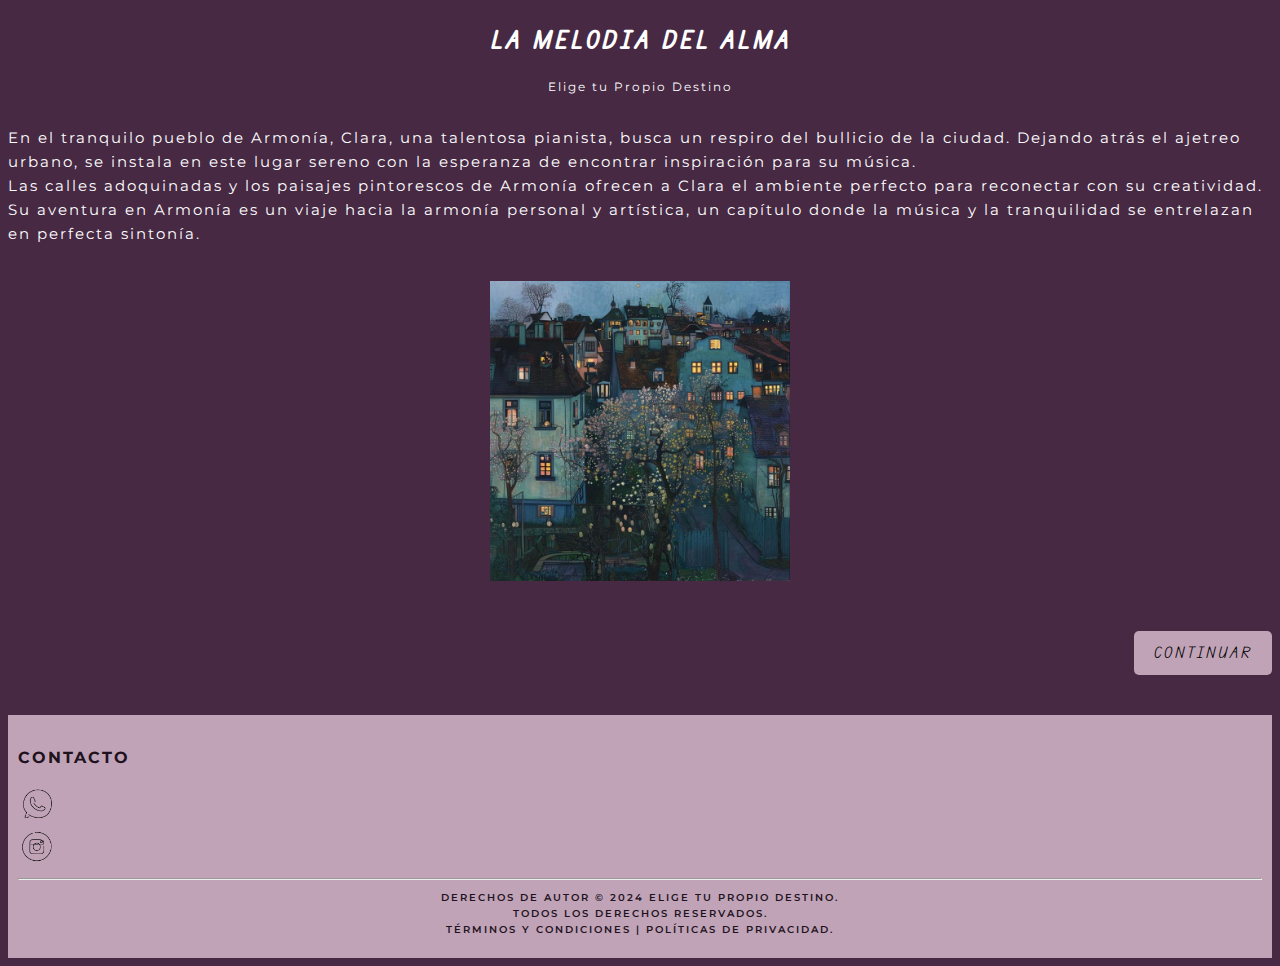
<file: index.html>
<!DOCTYPE html>
<html lang="en">
    <head>
        <meta charset="UTF-8">
        <meta http-equiv="X-UA-Compatible" content="IE=edge">
        <meta name="viewport" content="width=device-width, initial-scale=1.0">
        <link href="https://cdn.jsdelivr.net/npm/bootstrap@5.0.2/dist/css/bootstrap.min.css" rel="stylesheet" integrity="sha384-EVSTQN3/azprG1Anm3QDgpJLIm9Nao0Yz1ztcQTwFspd3yD65VohhpuuCOmLASjC" crossorigin="anonymous">
            
        <link rel="stylesheet" href="style.css">
        <title>Elige tu Propia Destino</title>
    </head>
    <body>
        <header class="container-fluid header">
            <h1>La Melodia del Alma</h1>
            <p>Elige tu Propio Destino</p>
        </header>

        <section class="container">
            <p>
                En el tranquilo pueblo de Armonía, Clara, una talentosa pianista, busca un respiro del bullicio de la ciudad. Dejando atrás el ajetreo urbano, se instala en este lugar sereno con la esperanza de encontrar inspiración para su música.
                <br>
                Las calles adoquinadas y los paisajes pintorescos de Armonía ofrecen a Clara el ambiente perfecto para reconectar con su creatividad. 
                <br>
                Su aventura en Armonía es un viaje hacia la armonía personal y artística, un capítulo donde la música y la tranquilidad se entrelazan en perfecta sintonía.
            </p>

            <div class="imagen">
                <img src="./imagenes/armonia.jpg" alt="pueblo de Armonía">
            </div>
            <div class="button">
                <a class="button-link" href="./parte_1/parte1.html">CONTINUAR</a>
            </div>
        </section>

        <footer class="container-fluid footer">
            <div class="container  ">
                <h3> Contacto </h3>
                <div class="row col-lg-2">
                    <div class=" col-lg-4 link ">
                        <a href="https://wa.link/1l9hui" target="_blank"> <img src="./imagenes/logo.png" alt="Icono de WhatsApp"> </a> 
                    </div>
                    <div class=" col-lg-8 link">
                        <a href="https://www.instagram.com/ivannit_a?igsh=bThmZW91MzRjdWI2" target="_blank"> <img src="./imagenes/logo2.png" alt="Icono de Instagram"> </a>
                    </div>
                </div>
                <hr>
                <div class="autor">
                    <p>
                        Derechos de autor © 2024 Elige tu  Propio Destino. 
                        <br>
                        Todos los derechos reservados. 
                        <br>
                        Términos y condiciones | Políticas de privacidad.
                    </p>
                </div>
            </div>
        </footer>

    </body>
</html>
</file>
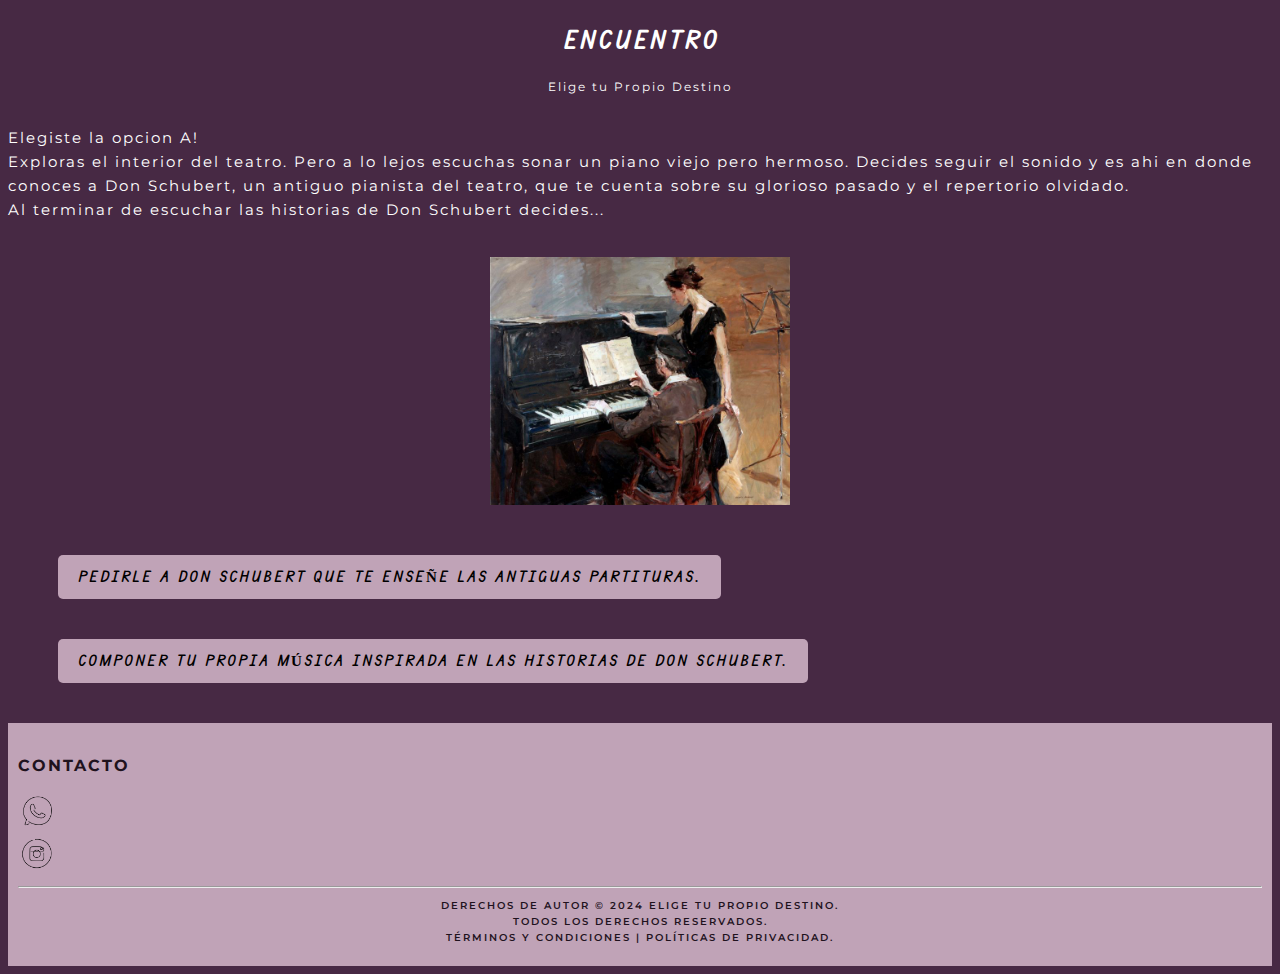
<file: parte_1/opcion_a.html>
<!DOCTYPE html>
<html lang="en">
<head>
    <meta charset="UTF-8">
    <meta http-equiv="X-UA-Compatible" content="IE=edge">
    <meta name="viewport" content="width=device-width, initial-scale=1.0">
    <link href="https://cdn.jsdelivr.net/npm/bootstrap@5.0.2/dist/css/bootstrap.min.css" rel="stylesheet" integrity="sha384-EVSTQN3/azprG1Anm3QDgpJLIm9Nao0Yz1ztcQTwFspd3yD65VohhpuuCOmLASjC" crossorigin="anonymous">
    <link rel="stylesheet" href="../style.css">
    <title>Elige tu Propio Destino</title>
</head>
<body>
    <header class="container-fluid header">
        <h1>Encuentro</h1>   
        <p>Elige tu Propio Destino</p>
    </header>
    <section class="container">
        <p>Elegiste la opcion A! 
        <br>
            Exploras el interior del teatro. Pero a lo lejos escuchas sonar un piano viejo pero hermoso. Decides seguir el sonido y es ahi en donde conoces a Don Schubert, un antiguo pianista del teatro, que te cuenta sobre su glorioso pasado y el repertorio olvidado.
            <br>
            Al terminar de escuchar las historias de Don Schubert decides...
        </p>
        <div class="imagen">
            <img src="../imagenes/don_y_pianista.jpg" alt="Don Schubert y Clara">
        </div>
        <div class="boton">
            <a class="button-link" href="../parte_2/parte2.html">Pedirle a Don Schubert que te enseñe las antiguas partituras.</a>
        </div>
        <div class="boton">
            <a class="button-link" href="../parte_2/parte2.html">Componer tu propia música inspirada en las historias de Don Schubert.</a> 
        </div>
    </section>
    <footer class="container-fluid footer">
        <div class="container  ">
            <h3> Contacto </h3>
            <div class="row col-lg-2">
                <div class=" col-lg-4 link ">
                    <a href="https://wa.link/1l9hui" target="_blank"> <img src="../imagenes/logo.png" alt="Icono de WhatsApp"> </a> 
                </div>
                <div class=" col-lg-8 link">
                    <a href="https://www.instagram.com/ivannit_a?igsh=bThmZW91MzRjdWI2" target="_blank"> <img src="../imagenes/logo2.png" alt="Icono de Instagram"> </a>
                </div>
            </div>
            <hr>
            <div class="autor">
                <p>
                    Derechos de autor © 2024 Elige tu Propio Destino. 
                    <br>
                    Todos los derechos reservados. 
                    <br>
                    Términos y condiciones | Políticas de privacidad.
                </p>
            </div>
        </div>
    </footer>
</body>
</html>
</file>
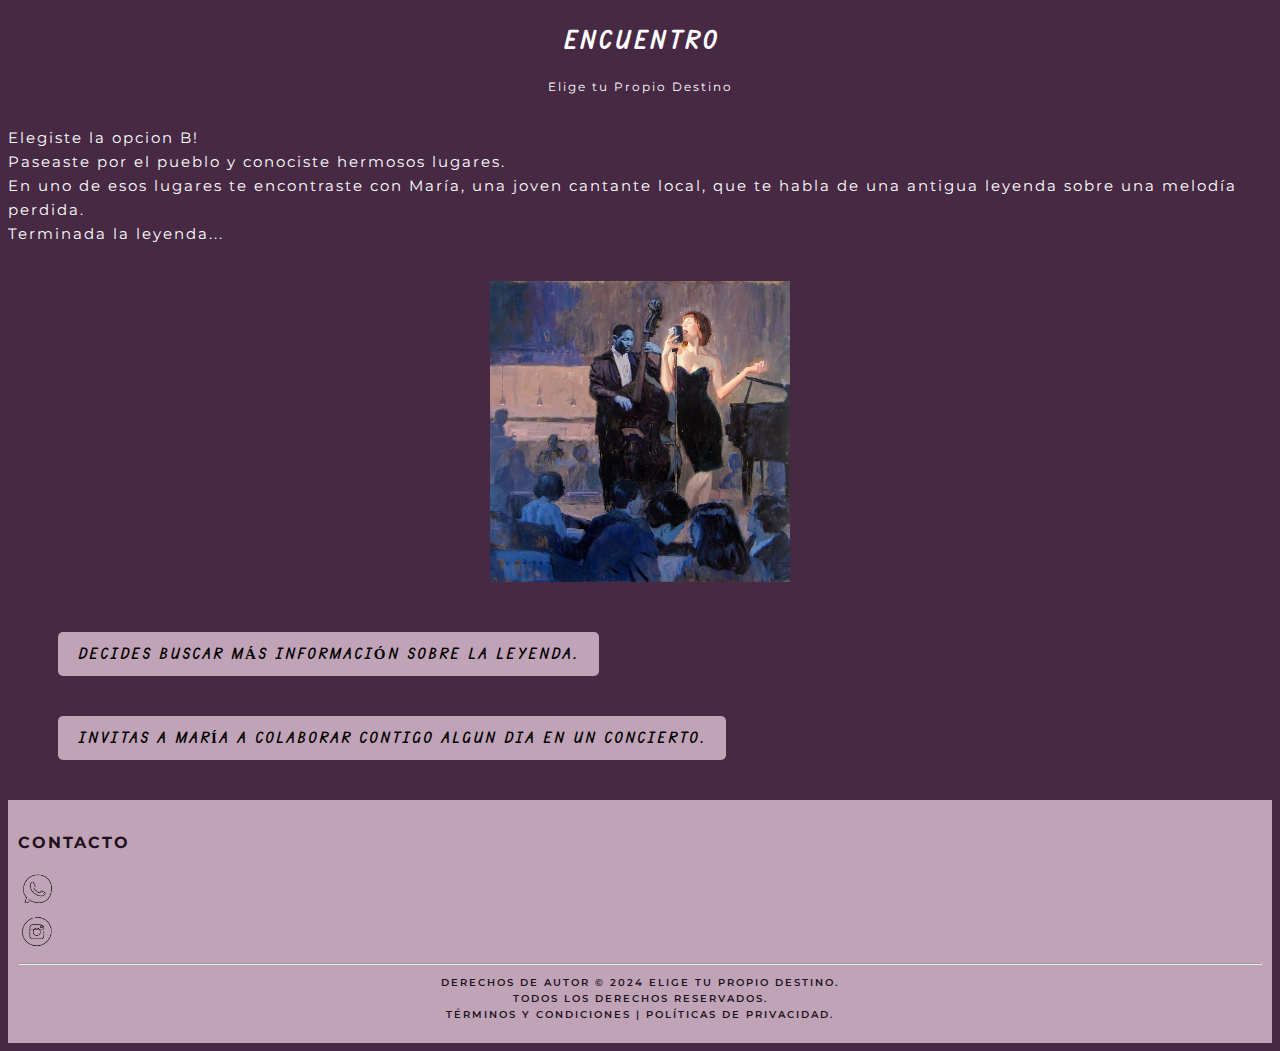
<file: parte_1/opcion_b.html>
<!DOCTYPE html>
<html lang="en">
<head>
    <meta charset="UTF-8">
    <meta http-equiv="X-UA-Compatible" content="IE=edge">
    <meta name="viewport" content="width=device-width, initial-scale=1.0">
    <link href="https://cdn.jsdelivr.net/npm/bootstrap@5.0.2/dist/css/bootstrap.min.css" rel="stylesheet" integrity="sha384-EVSTQN3/azprG1Anm3QDgpJLIm9Nao0Yz1ztcQTwFspd3yD65VohhpuuCOmLASjC" crossorigin="anonymous">
    <link rel="stylesheet" href="../style.css">
    <title>Elige tu Propio Destino</title>
</head>
<body>
    <header class="container-fluid header">
       <h1>Encuentro</h1>
        <p>Elige tu Propio Destino</p>
    </header>
    <section class="container">
        <p>
            Elegiste la opcion B!
            <br>
            Paseaste por el pueblo y conociste hermosos lugares. 
            <br>
            En uno de esos lugares te encontraste con María, una joven cantante local, que te habla de una antigua leyenda sobre una melodía perdida.
            <br>
            Terminada la leyenda...
        </p>
        <div class="imagen">
            <img src="../imagenes/cantante..jpg" alt="María">
        </div>
        <div class="boton">
            <a class="button-link"  href="../parte_2/parte2.html">Decides buscar más información sobre la leyenda.</a> 
        </div>
        <div class="boton">
            <a class="button-link"  href="../parte_2/parte2.html">Invitas a María a colaborar contigo algun dia en un concierto.</a>
        </div>
    </section>
    <footer class="container-fluid footer">
        <div class="container  ">
            <h3> Contacto </h3>
            <div class="row col-lg-2">
                <div class=" col-lg-4 link ">
                    <a href="https://wa.link/1l9hui" target="_blank"> <img src="../imagenes/logo.png" alt="Icono de WhatsApp"> </a> 
                </div>
                <div class=" col-lg-8 link">
                    <a href="https://www.instagram.com/ivannit_a?igsh=bThmZW91MzRjdWI2" target="_blank"> <img src="../imagenes/logo2.png" alt="Icono de Instagram"> </a>
                </div>
            </div>
            <hr>
            <div class="autor">
                <p>
                    Derechos de autor © 2024 Elige tu Propio Destino. 
                    <br>
                    Todos los derechos reservados. 
                    <br>
                    Términos y condiciones | Políticas de privacidad.
                </p>
            </div>
        </div>
    </footer>

</body>
</html>
</file>
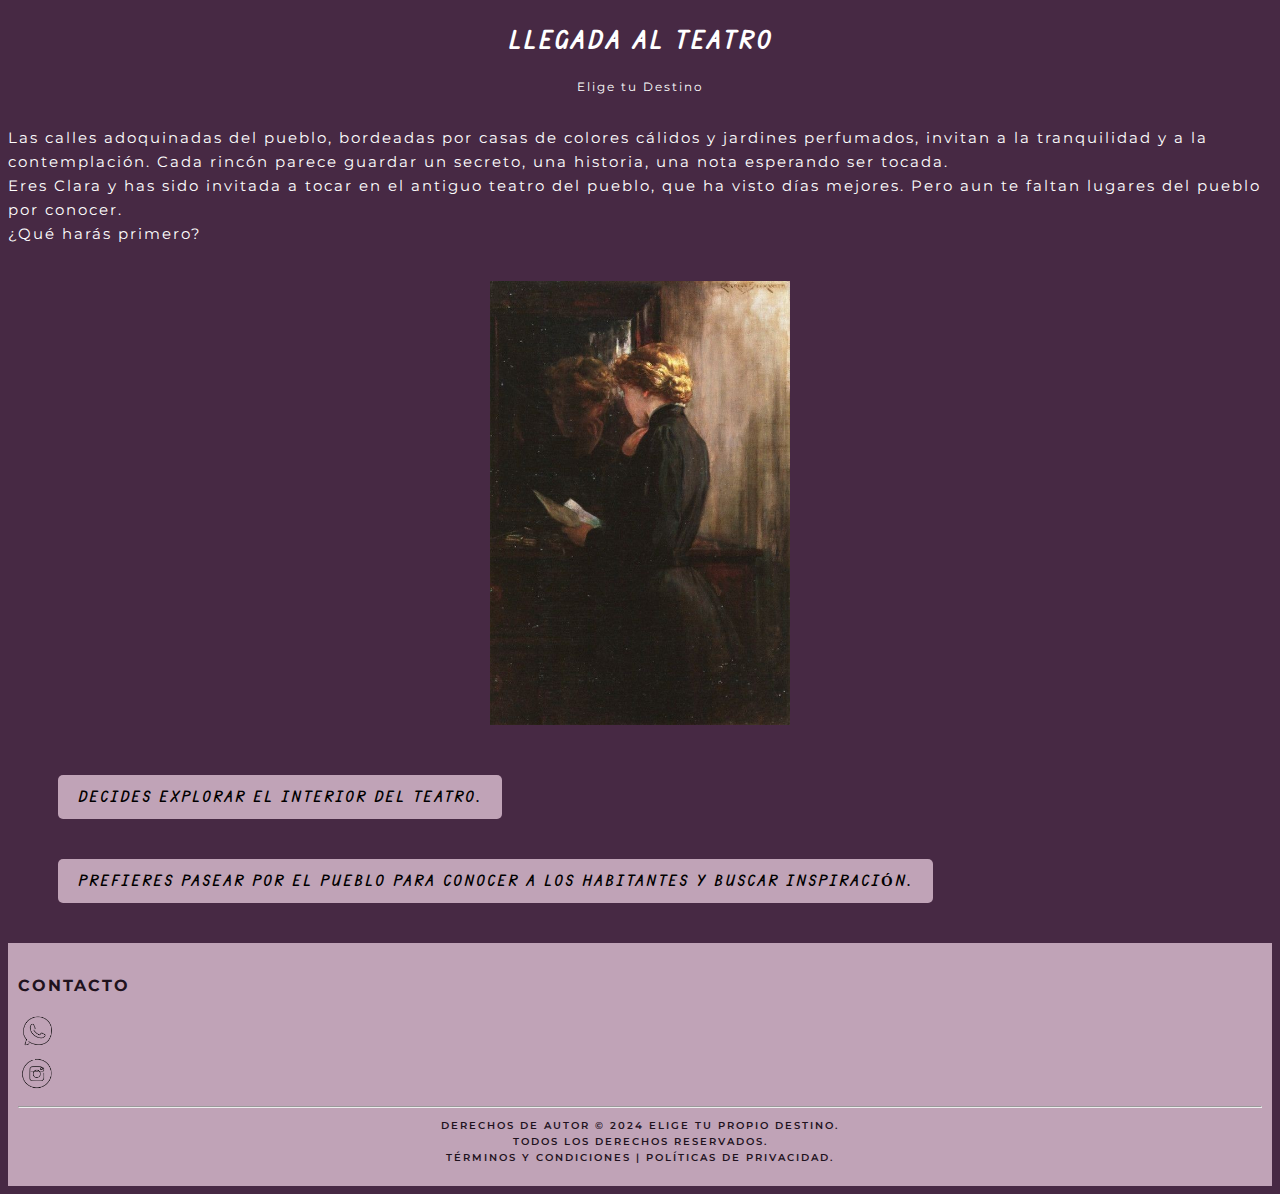
<file: parte_1/parte1.html>
<!DOCTYPE html>
<html lang="en">
    <head>
        <meta charset="UTF-8">
        <meta http-equiv="X-UA-Compatible" content="IE=edge">
        <meta name="viewport" content="width=device-width, initial-scale=1.0">
        <link href="https://cdn.jsdelivr.net/npm/bootstrap@5.0.2/dist/css/bootstrap.min.css" rel="stylesheet" integrity="sha384-EVSTQN3/azprG1Anm3QDgpJLIm9Nao0Yz1ztcQTwFspd3yD65VohhpuuCOmLASjC" crossorigin="anonymous">

        <link rel="stylesheet" href="../style.css">
        <title>Elige tu Propio Destino</title>
    </head>
    <body>
    <header class="container-fluid header">
        <h1>Llegada al Teatro</h1>
        <p>Elige tu Destino</p>
    </header>
    <section class="container">
        <p>  
            Las calles adoquinadas del pueblo, bordeadas por casas de colores cálidos y jardines perfumados, invitan a la tranquilidad y a la contemplación. Cada rincón parece guardar un secreto, una historia, una nota esperando ser tocada.
            <br>
            Eres Clara y has sido invitada a tocar en el antiguo teatro del pueblo, que ha visto días mejores. Pero aun te faltan lugares del pueblo por conocer. 
            <br>
            ¿Qué harás primero?
        </p>
    </section>
    <div class="imagen">
        <img src="../imagenes/clara.jpg" alt="Clara">
    </div>
    <div class="boton">
        <a class="button-link" href="./opcion_a.html">Decides explorar el interior del teatro.</a>
    </div>
    <div class="boton">
        <a class="button-link" href="./opcion_b.html">Prefieres pasear por el pueblo para conocer a los habitantes y buscar inspiración.</a>
    </div>
    
    <footer class="container-fluid footer">
        <div class="container  ">
            <h3> Contacto </h3>
            <div class="row col-lg-2">
                <div class=" col-lg-4 link ">
                    <a href="https://wa.link/1l9hui" target="_blank"> <img src="../imagenes/logo.png" alt="Icono de WhatsApp"> </a> 
                </div>
                <div class=" col-lg-8 link">
                    <a href="https://www.instagram.com/ivannit_a?igsh=bThmZW91MzRjdWI2" target="_blank"> <img src="../imagenes/logo2.png" alt="Icono de Instagram"> </a>
                </div>
            </div>
            <hr>
            <div class="autor">
                <p>
                    Derechos de autor © 2024 Elige tu Propio Destino. 
                    <br>
                    Todos los derechos reservados. 
                    <br>
                    Términos y condiciones | Políticas de privacidad.
                </p>
            </div>
        </div>
    </footer>

</body>
</html>
</file>
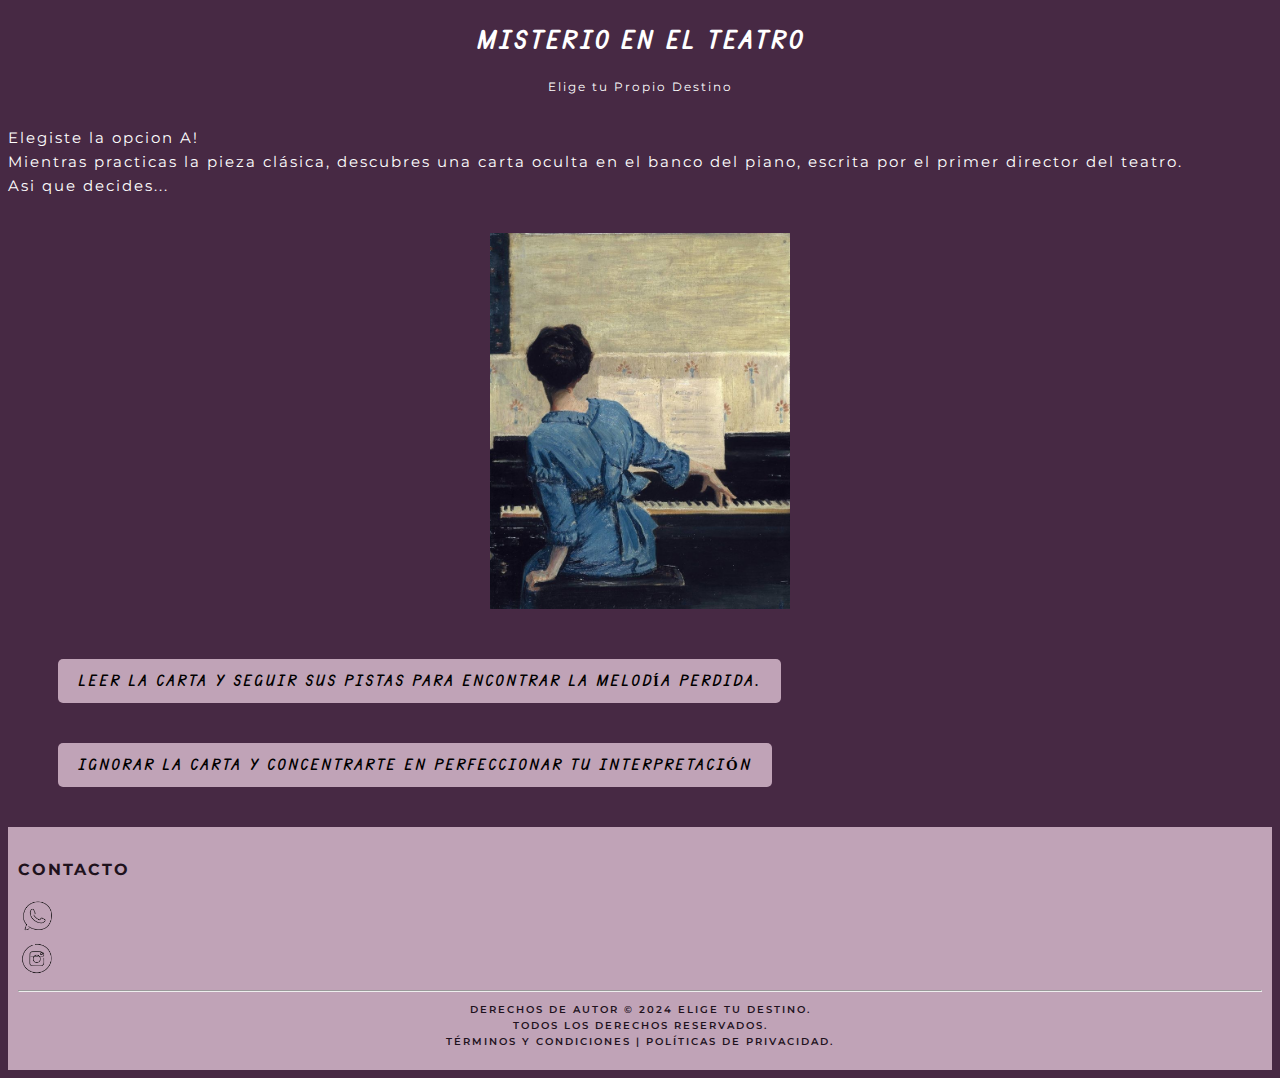
<file: parte_2/opcion_a.html>
<!DOCTYPE html>
<html lang="en">
<head>
    <meta charset="UTF-8">
    <meta http-equiv="X-UA-Compatible" content="IE=edge">
    <meta name="viewport" content="width=device-width, initial-scale=1.0">
    <link href="https://cdn.jsdelivr.net/npm/bootstrap@5.0.2/dist/css/bootstrap.min.css" rel="stylesheet" integrity="sha384-EVSTQN3/azprG1Anm3QDgpJLIm9Nao0Yz1ztcQTwFspd3yD65VohhpuuCOmLASjC" crossorigin="anonymous">
    <link rel="stylesheet" href="../style.css">
    <title>Elige tu Propio Destino </title>
</head>
<body>
    <header class="container-fluid header">
    <h1>Misterio en el Teatro</h1>
    <p>Elige tu Propio Destino</p>
    </header>
    <section class="container">
        <p>
            Elegiste la opcion A! 
            <br> 
            Mientras practicas la pieza clásica, descubres una carta oculta en el banco del piano, escrita por el primer director del teatro.
            <br>
            Asi que decides...
        </p>
        <div class="imagen">
            <img src="../imagenes/pianista1.jpg" alt="Clara y la Carta">
        </div>   
        <div class="boton">
            <a class="button-link" href="../parte_3/final_opcion_a1.html">Leer la carta y seguir sus pistas para encontrar la melodía perdida.</a>
        </div>
        <div class="boton">
            <a class="button-link" href="../parte_3/final_opcion_a2.html">Ignorar la carta y concentrarte en perfeccionar tu interpretación</a>
        </div>
    </section>
   <footer class="container-fluid footer">
    <div class="container  ">
        <h3> Contacto </h3>
        <div class="row col-lg-2">
            <div class=" col-lg-4 link ">
                <a href="https://wa.link/1l9hui" target="_blank"> <img src="../imagenes/logo.png" alt="Icono de WhatsApp"> </a> 
            </div>
            <div class=" col-lg-8 link">
                <a href="https://www.instagram.com/ivannit_a?igsh=bThmZW91MzRjdWI2" target="_blank"> <img src="../imagenes/logo2.png" alt="Logo de Instagram"> </a>
            </div>
        </div>
        <hr>
        <div class="autor">
            <p>
                Derechos de autor © 2024 Elige tu Destino.
                <br>
                Todos los derechos reservados. 
                <br>
                Términos y condiciones | Políticas de privacidad.
            </p>
        </div>
    </div>
</footer>
</body>
</html>
</file>
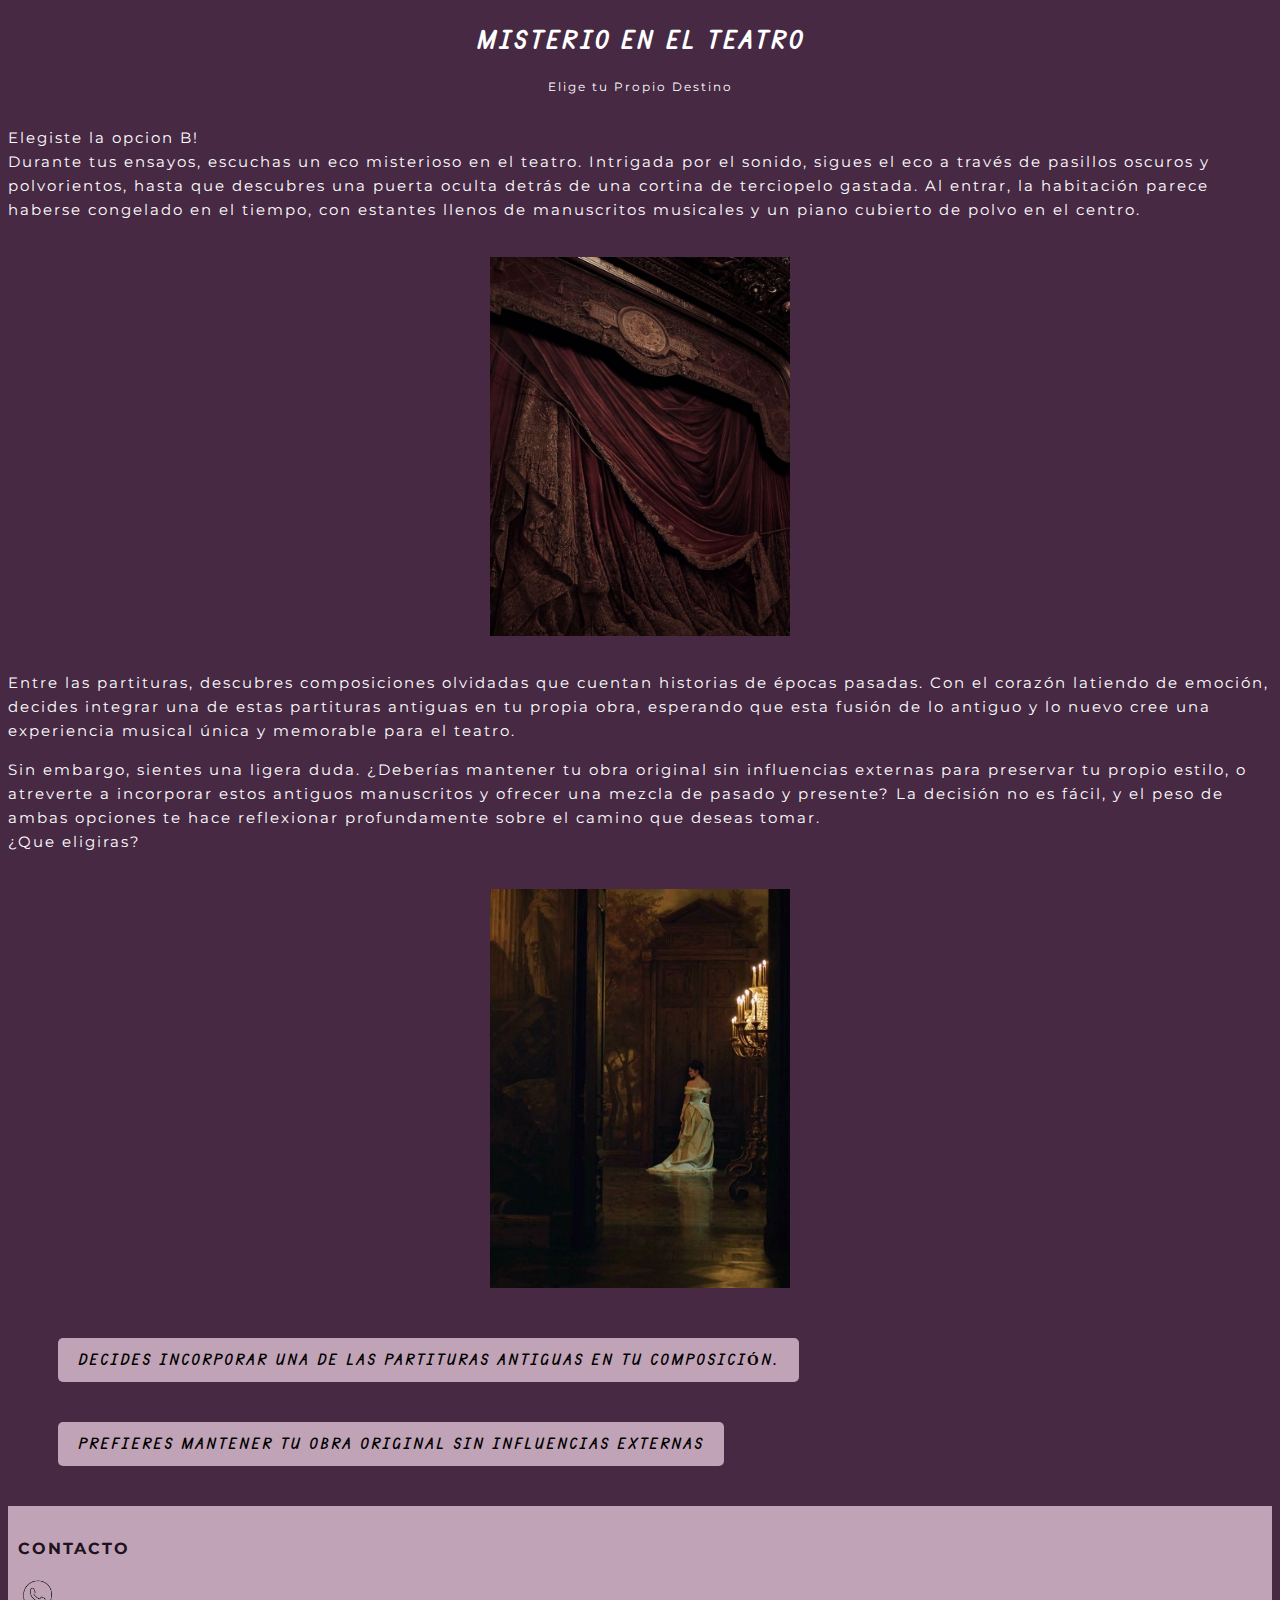
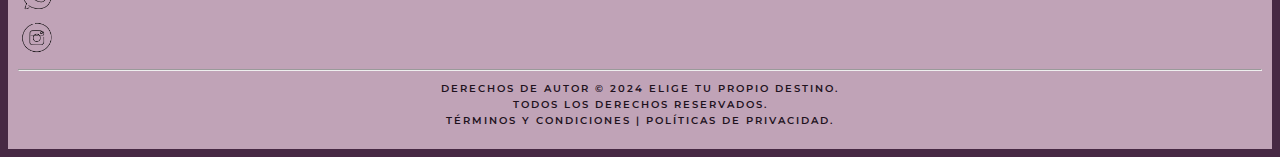
<file: parte_2/opcion_b.html>
<!DOCTYPE html>
<html lang="en">
<head>
    <meta charset="UTF-8">
    <meta http-equiv="X-UA-Compatible" content="IE=edge">
    <meta name="viewport" content="width=device-width, initial-scale=1.0">
    <link href="https://cdn.jsdelivr.net/npm/bootstrap@5.0.2/dist/css/bootstrap.min.css" rel="stylesheet" integrity="sha384-EVSTQN3/azprG1Anm3QDgpJLIm9Nao0Yz1ztcQTwFspd3yD65VohhpuuCOmLASjC" crossorigin="anonymous">
    <link rel="stylesheet" href="../style.css">
    <title>Elige tu Propio Destino</title>
</head>
<body>
    <header class="container-fluid header">
        <h1>Misterio en el Teatro</h1>
        <p>Elige tu Propio Destino</p>
    </header>
    <section class="container">
        <p> 
            Elegiste la opcion B!
            <br>
            Durante tus ensayos, escuchas un eco misterioso en el teatro. Intrigada por el sonido, sigues el eco a través de pasillos oscuros y polvorientos, hasta que descubres una puerta oculta detrás de una cortina de terciopelo gastada. Al entrar, la habitación parece haberse congelado en el tiempo, con estantes llenos de manuscritos musicales y un piano cubierto de polvo en el centro. 
        </p>
        <div class="imagen">
            <img src="../imagenes/cortina.jpg" alt="Cortina de terciopelo gastada">
        </div>
        <p>
            Entre las partituras, descubres composiciones olvidadas que cuentan historias de épocas pasadas. 
            Con el corazón latiendo de emoción, decides integrar una de estas partituras antiguas en tu propia obra, esperando que esta fusión de lo antiguo y lo nuevo cree una experiencia musical única y memorable para el teatro.
        </p>
        <p>
            Sin embargo, sientes una ligera duda. ¿Deberías mantener tu obra original sin influencias externas para preservar tu propio estilo, o atreverte a incorporar estos antiguos manuscritos y ofrecer una mezcla de pasado y presente? La decisión no es fácil, y el peso de ambas opciones te hace reflexionar profundamente sobre el camino que deseas tomar. 
            <br>
            ¿Que eligiras?
        </p>
        <div class="imagen">
            <img src="../imagenes/sala_secreta.jpg" alt=" Clara encuentra una sala secreta">
        </div>
        <div class="boton">
            <a  class="button-link" href="../parte_3/parte3_c_opcion_b1.html">Decides incorporar una de las partituras antiguas en tu composición.</a>
        </div>
        <div class="boton">
            <a class="button-link" href="../parte_3/final_opcion_b2.html">Prefieres mantener tu obra original sin influencias externas</a>
        </div>
    </section>
    <footer class="container-fluid footer">
        <div class="container  ">
            <h3> Contacto </h3>
            <div class="row col-lg-2">
                <div class=" col-lg-4 link ">
                    <a href="https://wa.link/1l9hui" target="_blank"> <img src="../imagenes/logo.png" alt="Icono de WhatsApp"> </a> 
                </div>
                <div class=" col-lg-8 link">
                    <a href="https://www.instagram.com/ivannit_a?igsh=bThmZW91MzRjdWI2" target="_blank"> <img src="../imagenes/logo2.png" alt="Icono de Instagram"> </a>
                </div>
            </div>
            <hr>
            <div class="autor">
                <p>
                    Derechos de autor © 2024 Elige tu Propio Destino. 
                    <br>
                    Todos los derechos reservados. 
                    <br>
                    Términos y condiciones | Políticas de privacidad.
                </p>
            </div>
        </div>
    </footer>
</body>
</html>
</file>
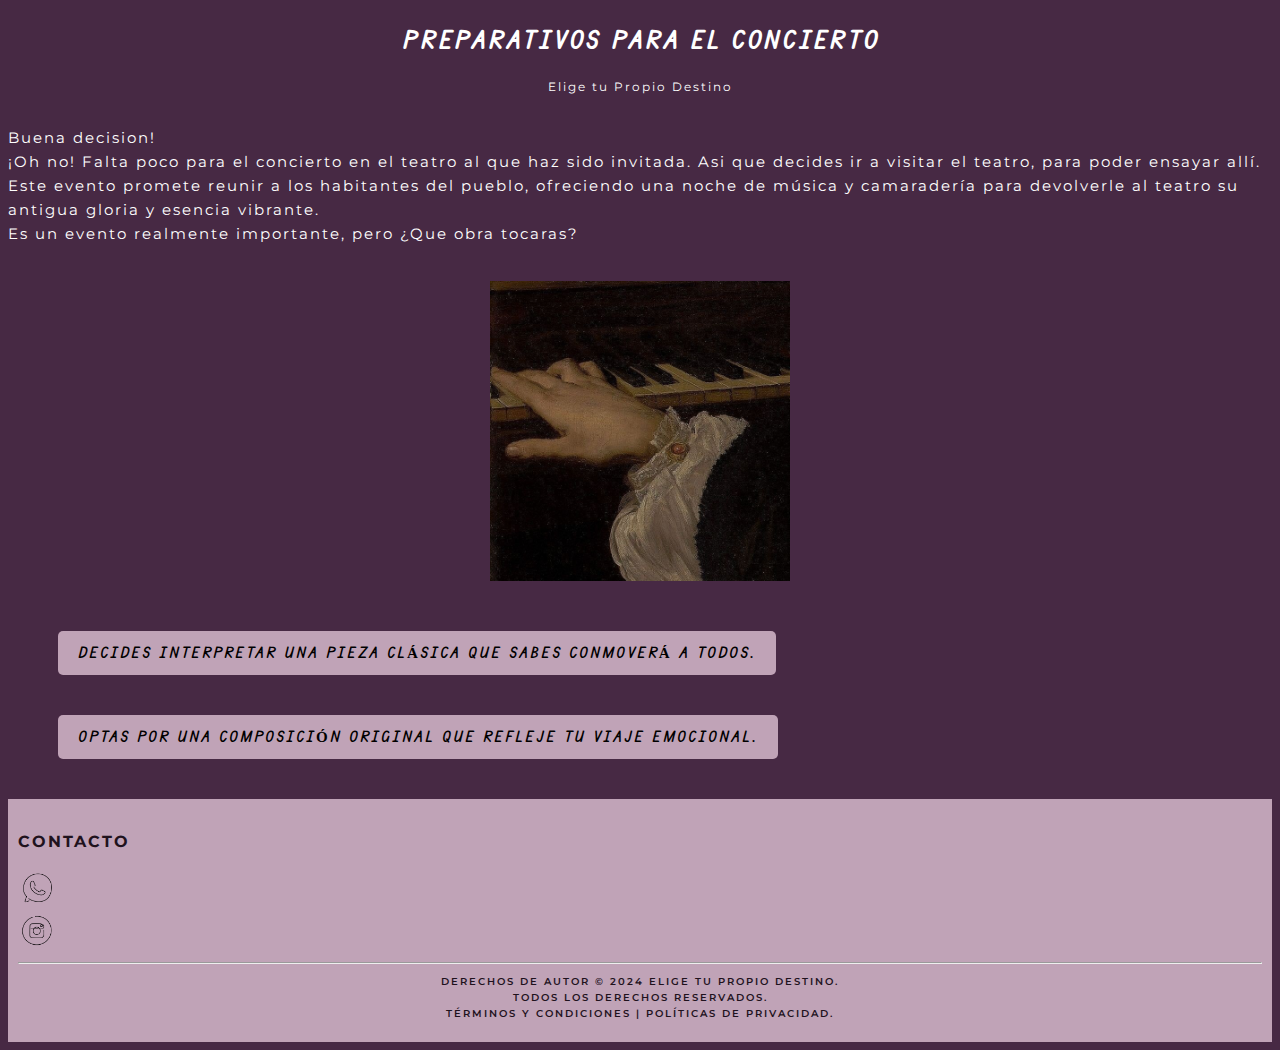
<file: parte_2/parte2.html>
<!DOCTYPE html>
<html lang="en">
<head>
    <meta charset="UTF-8">
    <meta http-equiv="X-UA-Compatible" content="IE=edge">
    <meta name="viewport" content="width=device-width, initial-scale=1.0">
    <link href="https://cdn.jsdelivr.net/npm/bootstrap@5.0.2/dist/css/bootstrap.min.css" rel="stylesheet" integrity="sha384-EVSTQN3/azprG1Anm3QDgpJLIm9Nao0Yz1ztcQTwFspd3yD65VohhpuuCOmLASjC" crossorigin="anonymous">
    <link rel="stylesheet" href="../style.css">
    <title>Elige tu Propio Destino</title>
</head>
<body>
    <header class="container-fluid header">
        <h1>Preparativos para el Concierto</h1>
        <p>Elige tu Propio Destino</p>
    </header>
    <section class="container">
        <p> 
            Buena decision!
            <br>
            ¡Oh no! Falta poco para el concierto en el teatro al que haz sido invitada. Asi que decides ir a visitar el teatro, para poder ensayar allí.
            <br>
            Este evento promete reunir a los habitantes del pueblo, ofreciendo una noche de música y camaradería para devolverle al teatro su antigua gloria y esencia vibrante.
            <br>
            Es un evento realmente importante, pero ¿Que obra tocaras?
        </p>
        <div class="imagen">
            <img src="../imagenes/c.jpg" alt="Clara tocando el piano">
        </div>
        <div class="boton">
            <a class="button-link" href="./opcion_a.html">Decides interpretar una pieza clásica que sabes conmoverá a todos.</a>
        </div>
        <div class="boton">
            <a class="button-link" href="./opcion_b.html"> Optas por una composición original que refleje tu viaje emocional.</a> 
        </div>
    </section>   
</body>
<footer class="container-fluid footer">
    <div class="container  ">
        <h3> Contacto </h3>
        <div class="row col-lg-2">
            <div class=" col-lg-4 link ">
                <a href="https://wa.link/1l9hui" target="_blank"> <img src="../imagenes/logo.png" alt="Icono de WhatsApp"> </a> 
            </div>
            <div class=" col-lg-8 link">
                <a href="https://www.instagram.com/ivannit_a?igsh=bThmZW91MzRjdWI2" target="_blank"> <img src="../imagenes/logo2.png" alt="Icono de Instagram"> </a>
            </div>
        </div>
        <hr>
        <div class="autor">
            <p>
                Derechos de autor © 2024 Elige tu Propio Destino. 
                <br>
                Todos los derechos reservados. 
                <br>
                Términos y condiciones | Políticas de privacidad.
            </p>
        </div>
    </div>
</footer>
</html>
</file>
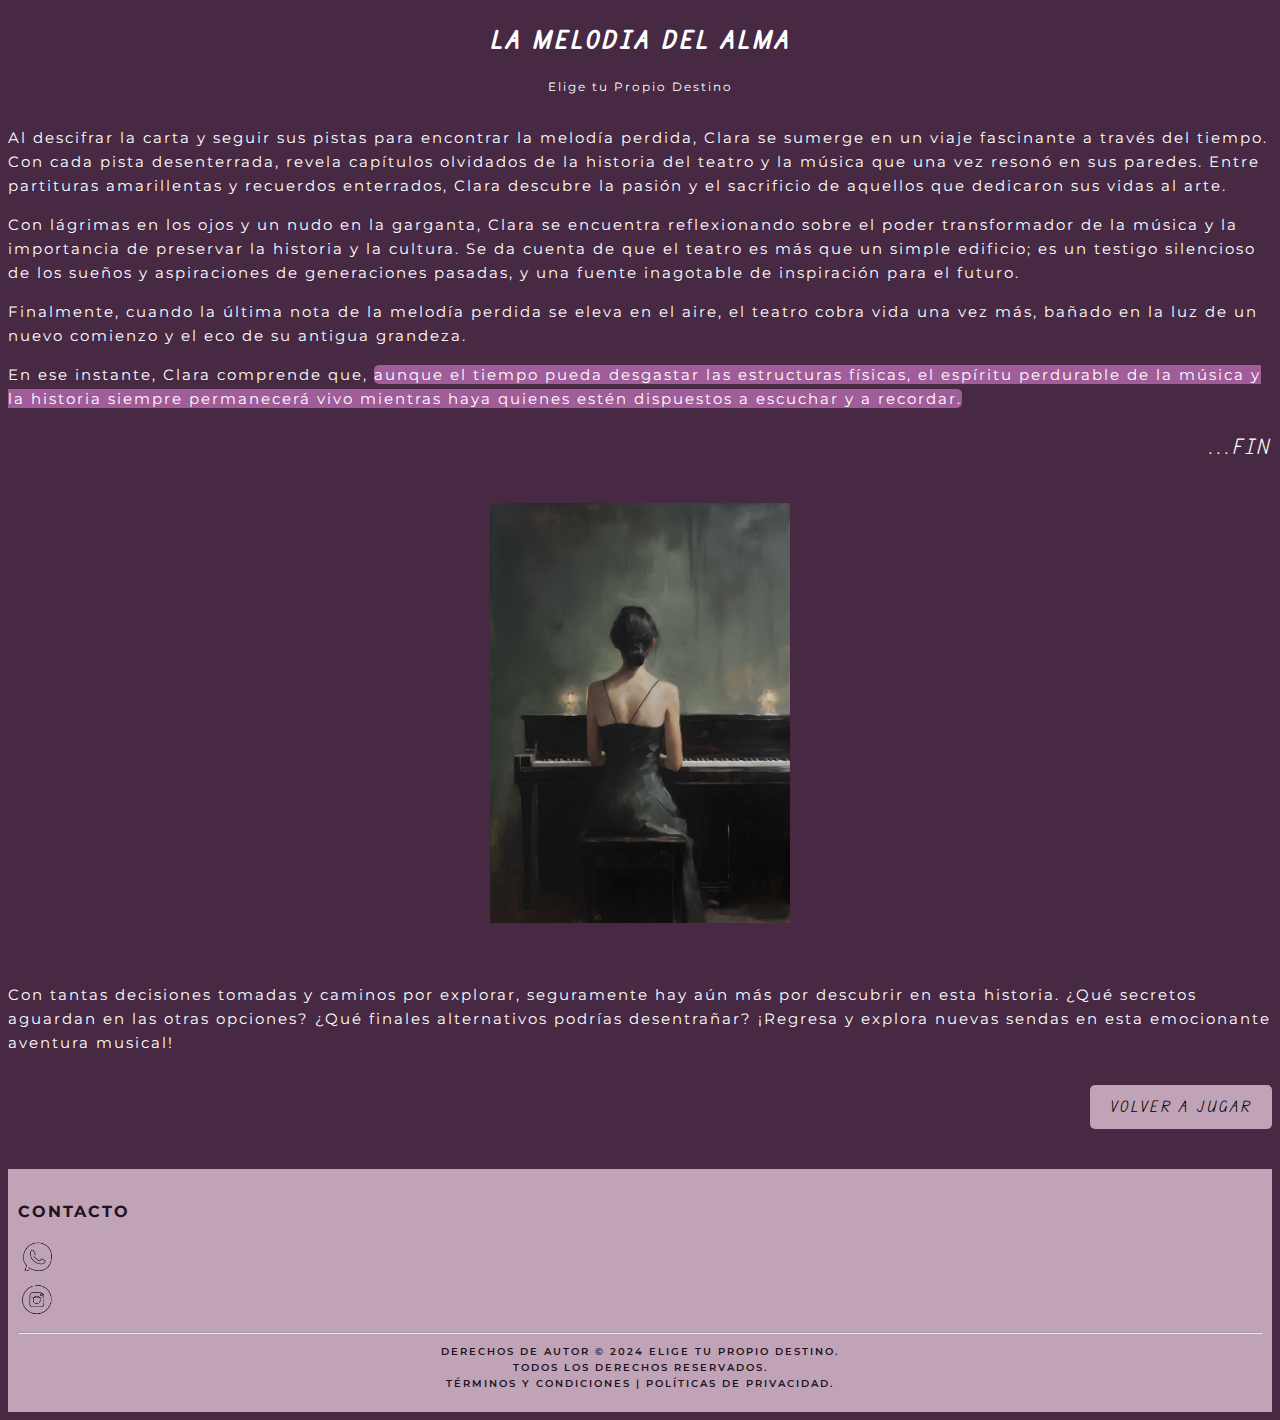
<file: parte_3/final_opcion_a1.html>
<!DOCTYPE html>
<html lang="en">
<head>
    <meta charset="UTF-8">
    <meta http-equiv="X-UA-Compatible" content="IE=edge">
    <meta name="viewport" content="width=device-width, initial-scale=1.0">
    <link href="https://cdn.jsdelivr.net/npm/bootstrap@5.0.2/dist/css/bootstrap.min.css" rel="stylesheet" integrity="sha384-EVSTQN3/azprG1Anm3QDgpJLIm9Nao0Yz1ztcQTwFspd3yD65VohhpuuCOmLASjC" crossorigin="anonymous">
    <link rel="stylesheet" href="../style.css">
    <title>Elige tu Propio Destino</title>
</head>
<body>
    <header class="container-fluid header">
        <h1>La Melodia del Alma</h1>
        <p>Elige tu Propio Destino</p>
    </header>
    <section class="container">
        <p>
            Al descifrar la carta y seguir sus pistas para encontrar la melodía perdida, Clara se sumerge en un viaje fascinante a través del tiempo. Con cada pista desenterrada, revela capítulos olvidados de la historia del teatro y la música que una vez resonó en sus paredes. Entre partituras amarillentas y recuerdos enterrados, Clara descubre la pasión y el sacrificio de aquellos que dedicaron sus vidas al arte.
        </p>
        <p>
            Con lágrimas en los ojos y un nudo en la garganta, Clara se encuentra reflexionando sobre el poder transformador de la música y la importancia de preservar la historia y la cultura. Se da cuenta de que el teatro es más que un simple edificio; es un testigo silencioso de los sueños y aspiraciones de generaciones pasadas, y una fuente inagotable de inspiración para el futuro.  
        </p>
        <p>
            Finalmente, cuando la última nota de la melodía perdida se eleva en el aire, el teatro cobra vida una vez más, bañado en la luz de un nuevo comienzo y el eco de su antigua grandeza.   
        </p>
        <p>
            En ese instante, Clara comprende que, <span class="frasesita"> aunque el tiempo pueda desgastar las estructuras físicas, el espíritu perdurable de la música y la historia siempre permanecerá vivo mientras haya quienes estén dispuestos a escuchar y a recordar.</span>
        </p> 
        <div class="final">
            <p>...FIN</p>
        </div>
        <div class="imagen"> 
            <img src="../imagenes/pianista.jpg" alt="Clara tocando el piano">
        </div>
    </section>
    <section class="container">
        <div class="volver_a_jugar">
            <p>
                Con tantas decisiones tomadas y caminos por explorar, seguramente hay aún más por descubrir en esta historia. ¿Qué secretos aguardan en las otras opciones? ¿Qué finales alternativos podrías desentrañar? ¡Regresa y explora nuevas sendas en esta emocionante aventura musical!
            </p>
        </div>
        <div class="button">
            <a class="button-link" href="../index.html">VOLVER A JUGAR</a>
        </div>
    </section>
    <footer class="container-fluid footer">
        <div class="container  ">
            <h3> Contacto </h3>
            <div class="row col-lg-2">
                <div class=" col-lg-4 link ">
                    <a href="https://wa.link/1l9hui" target="_blank"> <img src="../imagenes/logo.png" alt="Icono de WhatsApp"> </a> 
                </div>
                <div class=" col-lg-8 link">
                    <a href="https://www.instagram.com/ivannit_a?igsh=bThmZW91MzRjdWI2" target="_blank"> <img src="../imagenes/logo2.png" alt="Icono de Instagram"> </a>
                </div>
            </div>
            <hr>
            <div class="autor">
                <p>
                    Derechos de autor © 2024 Elige tu Propio Destino.
                    <br>
                    Todos los derechos reservados. 
                    <br>
                    Términos y condiciones | Políticas de privacidad.
                </p>
            </div>
        </div>
    </footer>   

</body>
</html>
</file>
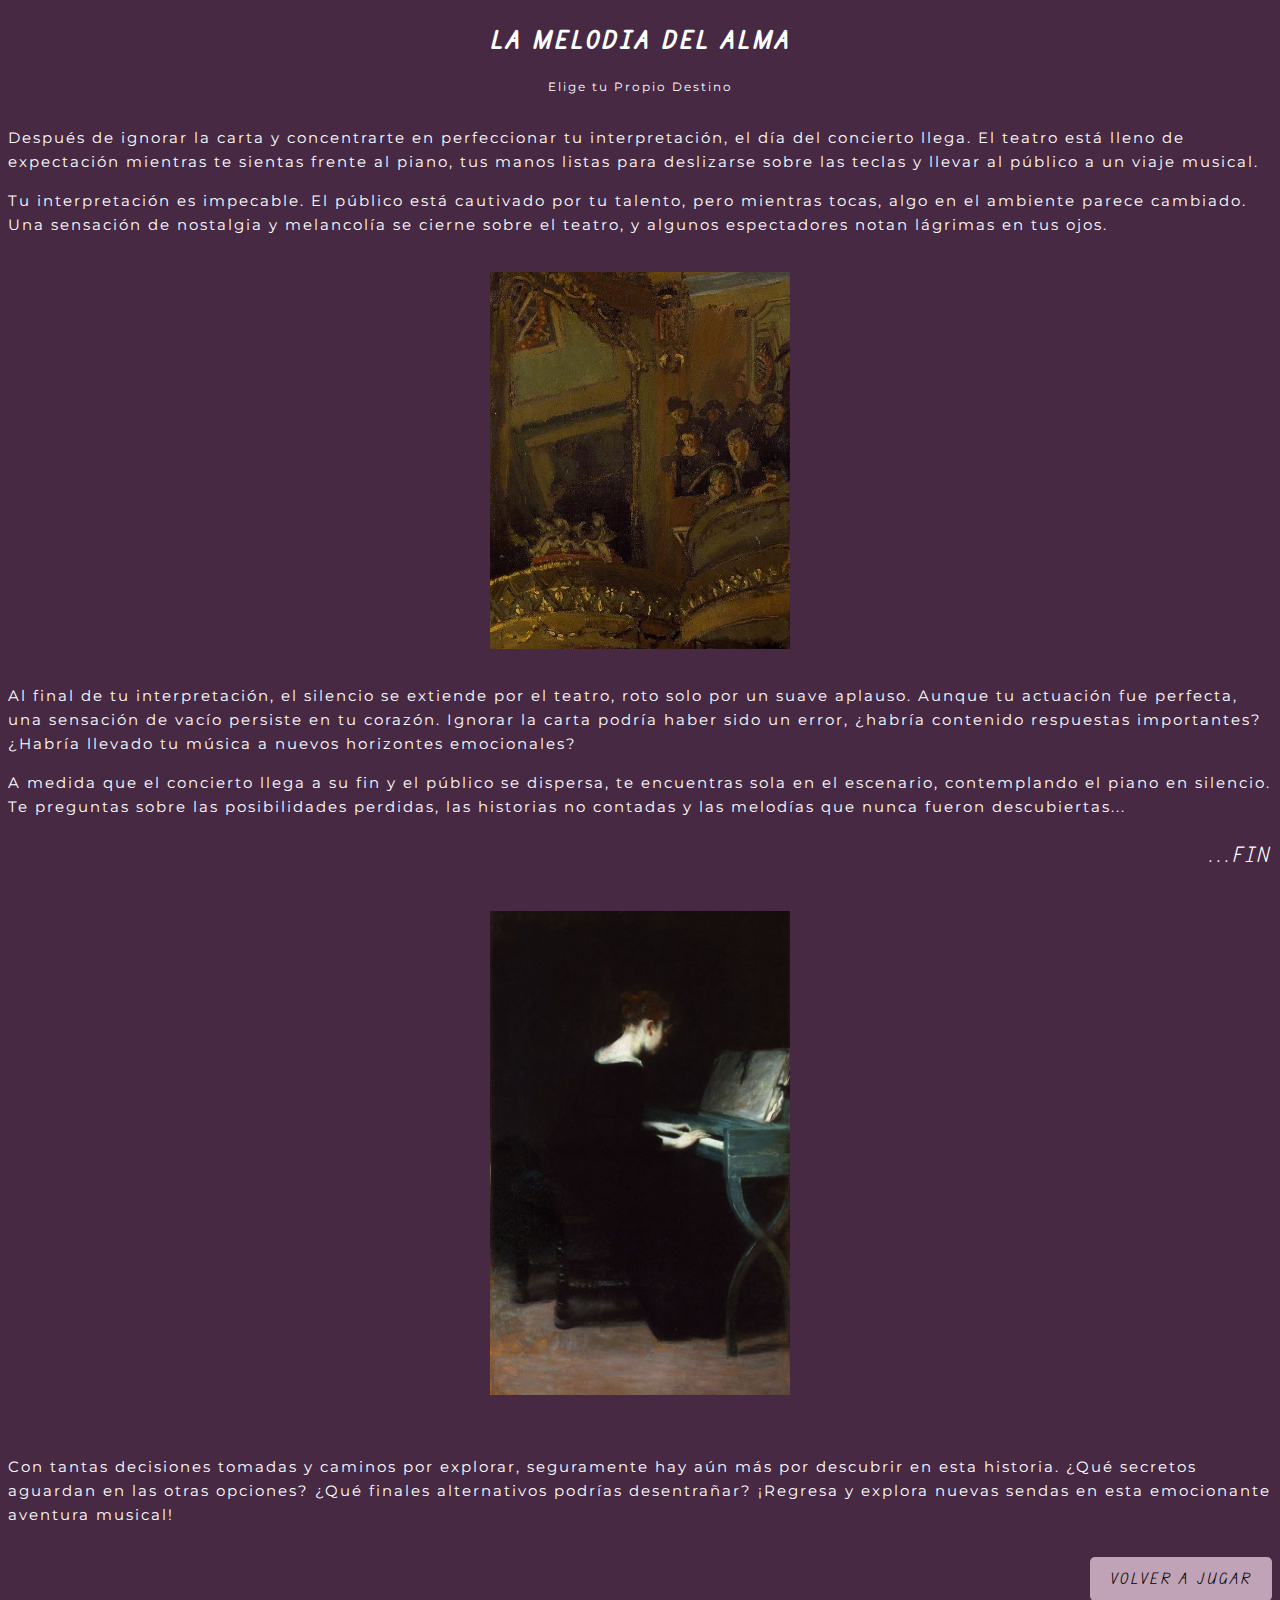
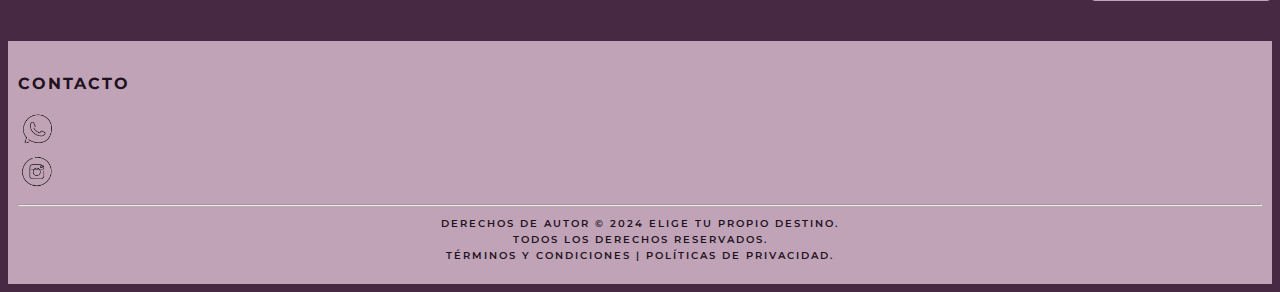
<file: parte_3/final_opcion_a2.html>
<!DOCTYPE html>
<html lang="en">
<head>
    <meta charset="UTF-8">
    <meta http-equiv="X-UA-Compatible" content="IE=edge">
    <meta name="viewport" content="width=device-width, initial-scale=1.0">
    <link href="https://cdn.jsdelivr.net/npm/bootstrap@5.0.2/dist/css/bootstrap.min.css" rel="stylesheet" integrity="sha384-EVSTQN3/azprG1Anm3QDgpJLIm9Nao0Yz1ztcQTwFspd3yD65VohhpuuCOmLASjC" crossorigin="anonymous">
    <link rel="stylesheet" href="../style.css">
    <title>Elige tu Propia Destino</title>
</head>
<body>
    <header class="container-fluid header">
        <h1>La Melodia del Alma</h1>
        <p>Elige tu Propio Destino</p>
    </header>
    <section class="container">
        <p>
            Después de ignorar la carta y concentrarte en perfeccionar tu interpretación, el día del concierto llega. El teatro está lleno de expectación mientras te sientas frente al piano, tus manos listas para deslizarse sobre las teclas y llevar al público a un viaje musical.  
        </p>
        <p>
            Tu interpretación es impecable. El público está cautivado por tu talento, pero mientras tocas, algo en el ambiente parece cambiado. Una sensación de nostalgia y melancolía se cierne sobre el teatro, y algunos espectadores notan lágrimas en tus ojos.  
        </p>
        <div class="imagen">
            <img src="../imagenes/teatro.jpg" alt="Clara tocando el piano">
        </div>
        <p>
            Al final de tu interpretación, el silencio se extiende por el teatro, roto solo por un suave aplauso. Aunque tu actuación fue perfecta, una sensación de vacío persiste en tu corazón. Ignorar la carta podría haber sido un error, ¿habría contenido respuestas importantes? ¿Habría llevado tu música a nuevos horizontes emocionales?
        </p>
        <p>
           A medida que el concierto llega a su fin y el público se dispersa, te encuentras sola en el escenario, contemplando el piano en silencio. Te preguntas sobre las posibilidades perdidas, las historias no contadas y las melodías que nunca fueron descubiertas... 
        </p>
        <div class="final">
            <p>...FIN</p>
        </div>
        <div class="imagen">
            <img src="../imagenes/pianista3.jpg" alt="Clara tocando el piano">
        </div>

    </section>
    <section class="container">
        <div class="volver_a_jugar">
            <p>
                Con tantas decisiones tomadas y caminos por explorar, seguramente hay aún más por descubrir en esta historia. ¿Qué secretos aguardan en las otras opciones? ¿Qué finales alternativos podrías desentrañar? ¡Regresa y explora nuevas sendas en esta emocionante aventura musical!
            </p>
        </div>
        <div class="button">
            <a class="button-link" href="../index.html">VOLVER A JUGAR</a>
        </div>
    </section>

    <footer class="container-fluid footer">
        <div class="container  ">
            <h3> Contacto </h3>
            <div class="row col-lg-2">
                <div class=" col-lg-4 link ">
                    <a href="https://wa.link/1l9hui" target="_blank"> <img src="../imagenes/logo.png" alt="Icono de WhatsApp"> </a> 
                </div>
                <div class=" col-lg-8 link">
                    <a href="https://www.instagram.com/ivannit_a?igsh=bThmZW91MzRjdWI2" target="_blank"> <img src="../imagenes/logo2.png" alt="Icono de Instagram"> </a>
                </div>
            </div>
            <hr>
            <div class="autor">
                <p>
                    Derechos de autor © 2024 Elige tu Propio Destino.
                    <br>
                    Todos los derechos reservados. 
                    <br>
                    Términos y condiciones | Políticas de privacidad.
                </p>
            </div>
        </div>
    </footer> 
</body>
</html>
</file>
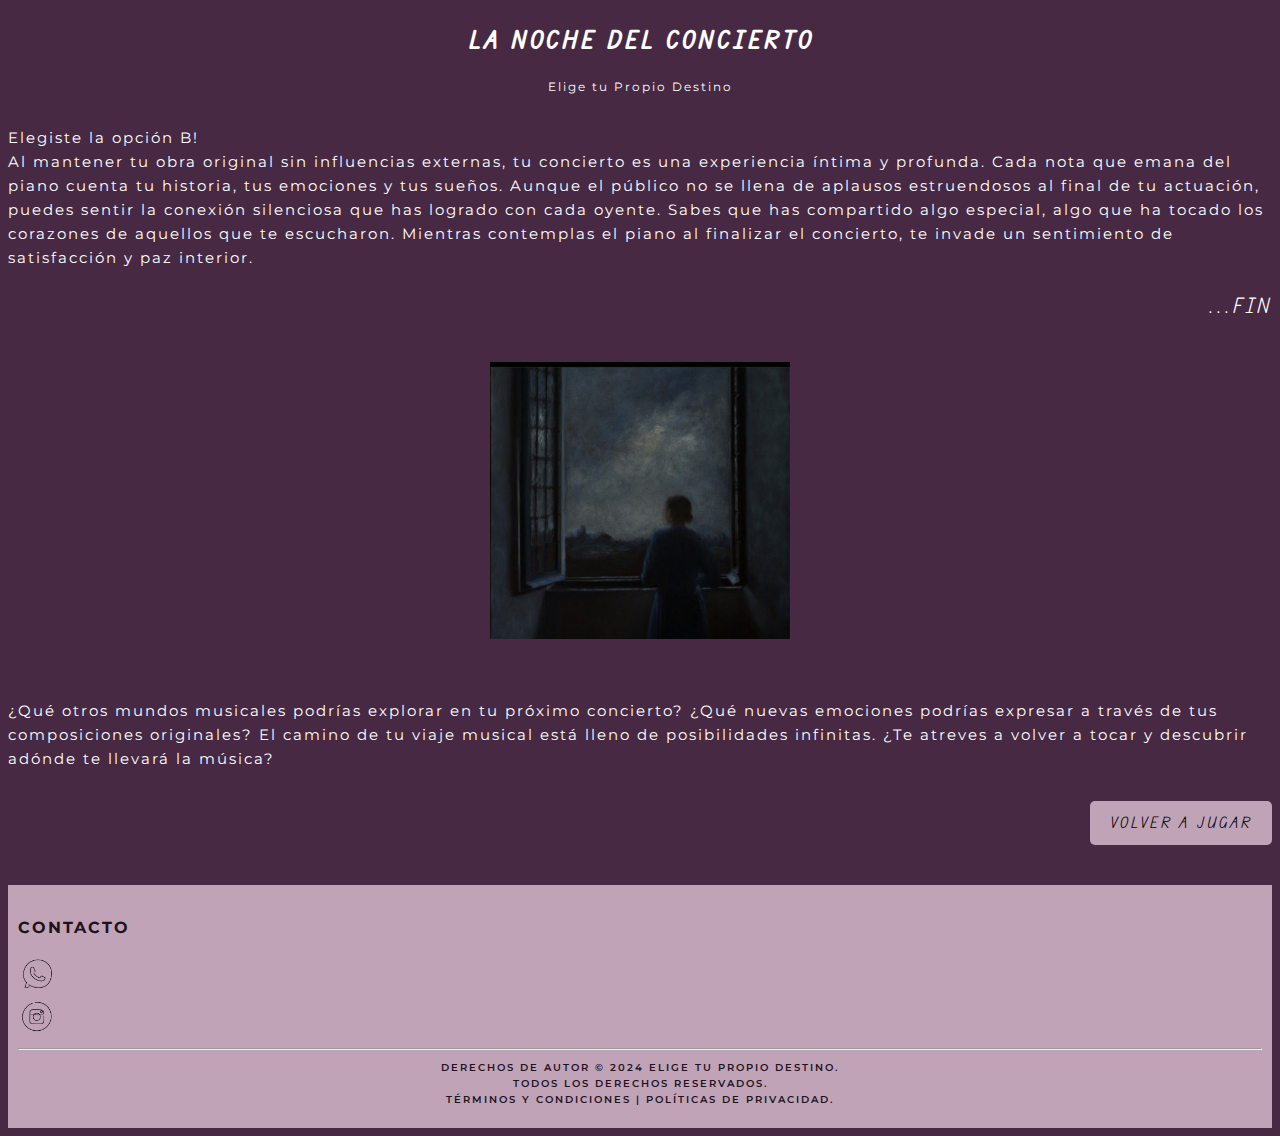
<file: parte_3/final_opcion_b2.html>
<!DOCTYPE html>
<html lang="en">
<head>
    <meta charset="UTF-8">
    <meta http-equiv="X-UA-Compatible" content="IE=edge">
    <meta name="viewport" content="width=device-width, initial-scale=1.0">
    <link href="https://cdn.jsdelivr.net/npm/bootstrap@5.0.2/dist/css/bootstrap.min.css" rel="stylesheet" integrity="sha384-EVSTQN3/azprG1Anm3QDgpJLIm9Nao0Yz1ztcQTwFspd3yD65VohhpuuCOmLASjC" crossorigin="anonymous">
    <link rel="stylesheet" href="../style.css">
    <title>Elige tu Propio Destino</title>
</head>
<body>
    <header class="container-fluid header">
        <h1>La Noche del Concierto</h1>
        <p>Elige tu Propio Destino</p>
    </header>
    <section class="container">
        <p>
            Elegiste la opción B!
            <br>
            Al mantener tu obra original sin influencias externas, tu concierto es una experiencia íntima y profunda. Cada nota que emana del piano cuenta tu historia, tus emociones y tus sueños. Aunque el público no se llena de aplausos estruendosos al final de tu actuación, puedes sentir la conexión silenciosa que has logrado con cada oyente. Sabes que has compartido algo especial, algo que ha tocado los corazones de aquellos que te escucharon. Mientras contemplas el piano al finalizar el concierto, te invade un sentimiento de satisfacción y paz interior.   
        </p>
        <div class="final">
            <p>...FIN</p>
        </div>
        <div class="imagen"> 
            <img src="../imagenes/clara5.jpg" alt="Clara">
        </div>
    </section>
    <section class="container">
        <div class="volver_a_jugar">
            <p>
            ¿Qué otros mundos musicales podrías explorar en tu próximo concierto? ¿Qué nuevas emociones podrías expresar a través de tus composiciones originales? El camino de tu viaje musical está lleno de posibilidades infinitas. ¿Te atreves a volver a tocar y descubrir adónde te llevará la música?  
            </p>
        </div>
        <div class="button">
            <a class="button-link" href="../index.html">VOLVER A JUGAR</a>
        </div>
    </section>
    <footer class="container-fluid footer">
        <div class="container  ">
            <h3> Contacto </h3>
            <div class="row col-lg-2">
                <div class=" col-lg-4 link ">
                    <a href="https://wa.link/1l9hui" target="_blank"> <img src="../imagenes/logo.png" alt="Icono de WhatsApp"> </a> 
                </div>
                <div class=" col-lg-8 link">
                    <a href="https://www.instagram.com/ivannit_a?igsh=bThmZW91MzRjdWI2" target="_blank"> <img src="../imagenes/logo2.png" alt="Logo de Instagram"> </a>
                </div>
            </div>
            <hr>
            <div class="autor">
                <p>
                    Derechos de autor © 2024 Elige tu Propio Destino.
                    <br>
                    Todos los derechos reservados. 
                    <br>
                    Términos y condiciones | Políticas de privacidad.
                </p>
            </div>
        </div>
    </footer> 
</body>
</html>
</file>
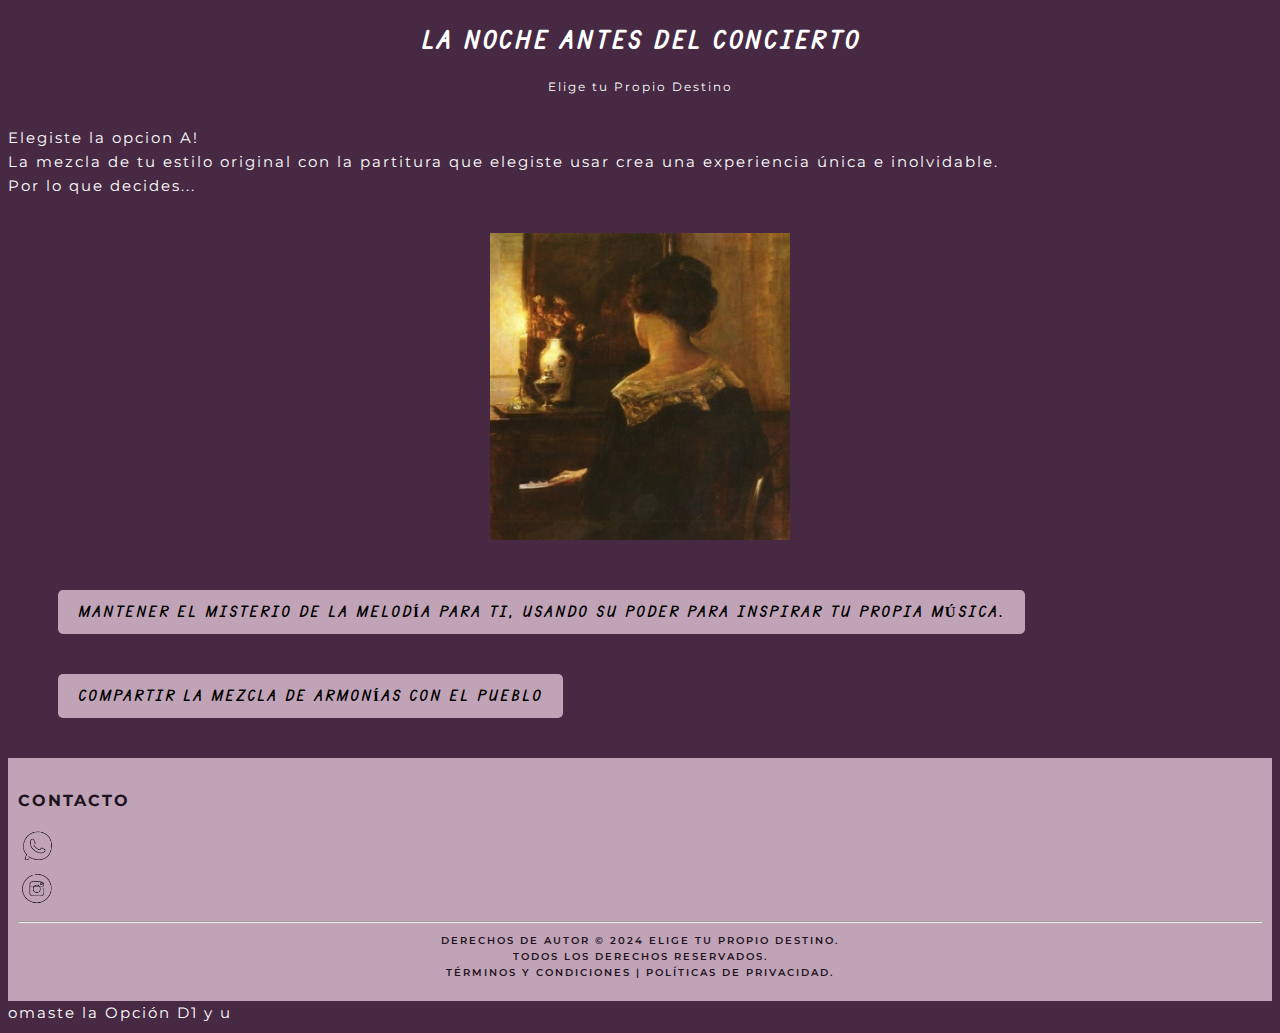
<file: parte_3/parte3_c_opcion_b1.html>
<!DOCTYPE html>
<html lang="en">
<head>
    <meta charset="UTF-8">
    <meta http-equiv="X-UA-Compatible" content="IE=edge">
    <meta name="viewport" content="width=device-width, initial-scale=1.0">
    <link href="https://cdn.jsdelivr.net/npm/bootstrap@5.0.2/dist/css/bootstrap.min.css" rel="stylesheet" integrity="sha384-EVSTQN3/azprG1Anm3QDgpJLIm9Nao0Yz1ztcQTwFspd3yD65VohhpuuCOmLASjC" crossorigin="anonymous">
    <link rel="stylesheet" href="../style.css">
    <title>Elige tu Propio Destino</title>
</head>
<body>
    <header class="container-fluid header">
        <h1>La Noche Antes del Concierto</h1>
        <p>Elige tu Propio Destino</p>
    </header>
    <section class="container">
        <p>
            Elegiste la opcion A!
            <br>
            La mezcla de tu estilo original con la partitura  que elegiste usar crea una experiencia única e inolvidable.
            <br>
            Por lo que decides...
        </p>
        <div class="imagen">
            <img src="../imagenes/piano5.jpg" alt=" Clara encuentra una sala secreta">
        </div>
        <div class="boton">
            <a  class="button-link" href="../parte_4/final_opcion_c1.html">Mantener el misterio de la melodía para ti, usando su poder para inspirar tu propia música.</a>
        </div>
        <div class="boton">
            <a class="button-link" href="../parte_4/final_opcion_c2.html">Compartir la mezcla de armonías con el pueblo</a>
        </div>
    </section>

</p>


    <footer class="container-fluid footer">
        <div class="container  ">
            <h3> Contacto </h3>
            <div class="row col-lg-2">
                <div class=" col-lg-4 link ">
                    <a href="https://wa.link/1l9hui" target="_blank"> <img src="../imagenes/logo.png" alt="Icono de WhatsApp"> </a> 
                </div>
                <div class=" col-lg-8 link">
                    <a href="https://www.instagram.com/ivannit_a?igsh=bThmZW91MzRjdWI2" target="_blank"> <img src="../imagenes/logo2.png" alt="Icono de Instagram"> </a>
                </div>
            </div>
            <hr>
            <div class="autor">
                <p>
                    Derechos de autor © 2024 Elige tu Propio Destino. 
                    <br>
                    Todos los derechos reservados. 
                    <br>
                    Términos y condiciones | Políticas de privacidad.
                </p>
            </div>
        </div>
    </footer>   

</body>
</html>
omaste la Opción D1 y u
</file>
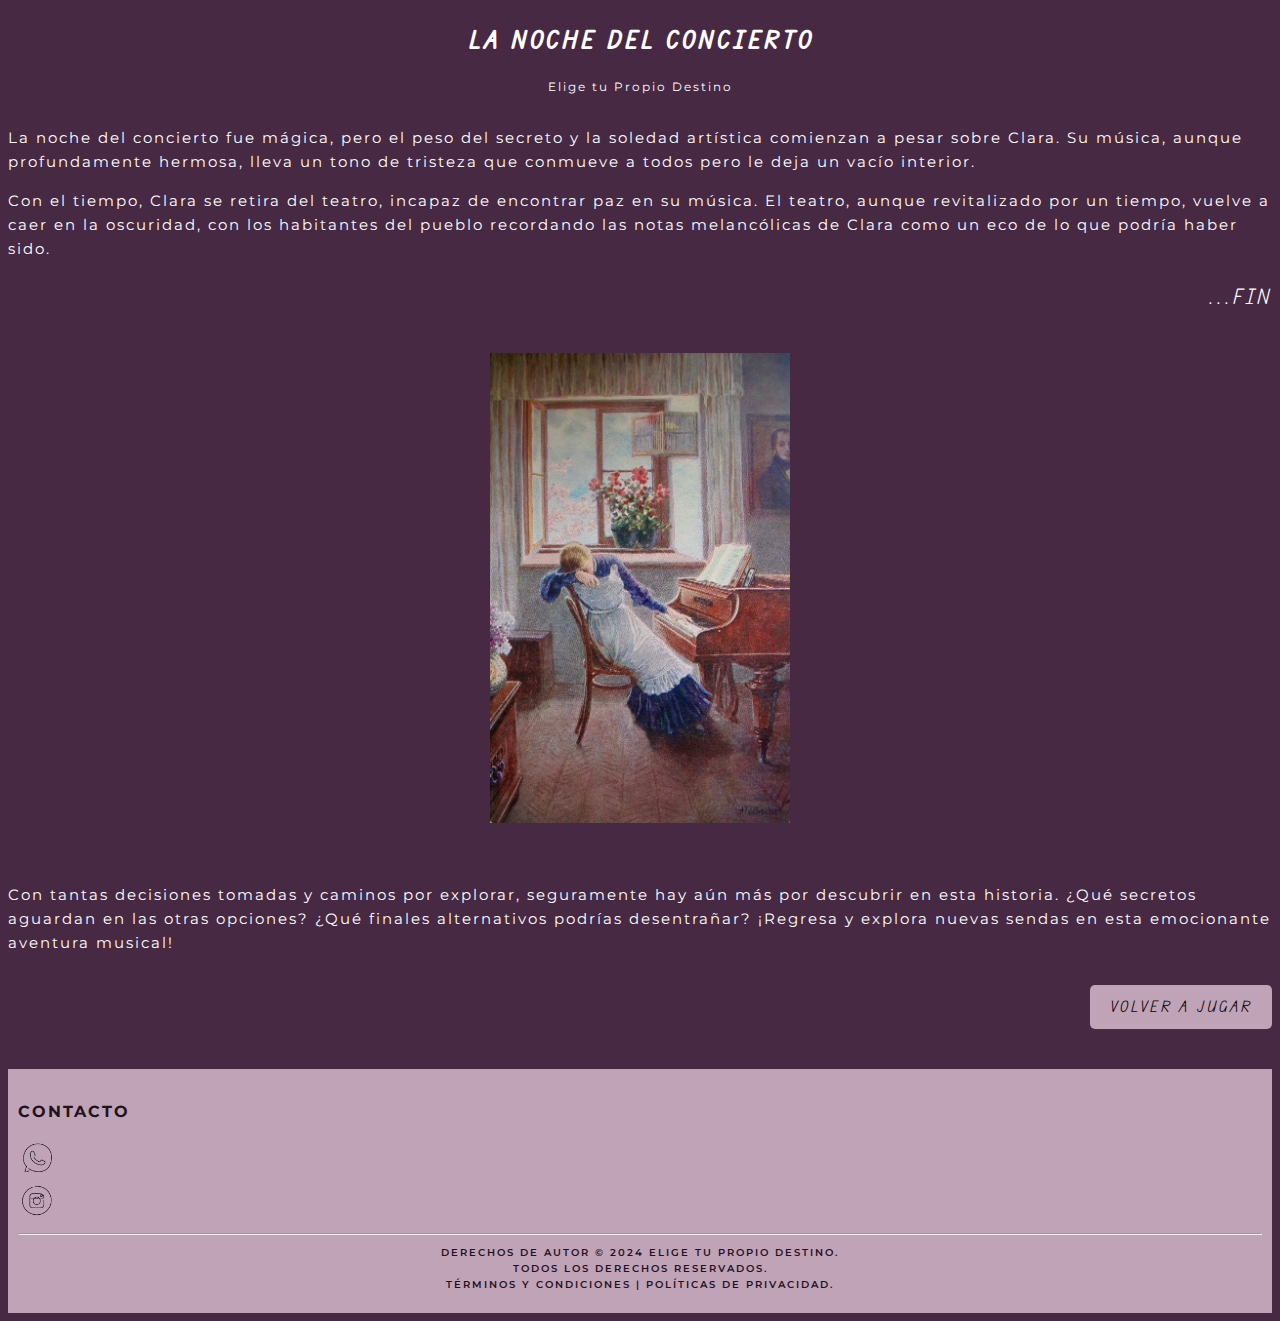
<file: parte_4/final_opcion_c1.html>
<!DOCTYPE html>
<html lang="en">
<head>
    <meta charset="UTF-8">
    <meta http-equiv="X-UA-Compatible" content="IE=edge">
    <meta name="viewport" content="width=device-width, initial-scale=1.0">
    <link href="https://cdn.jsdelivr.net/npm/bootstrap@5.0.2/dist/css/bootstrap.min.css" rel="stylesheet" integrity="sha384-EVSTQN3/azprG1Anm3QDgpJLIm9Nao0Yz1ztcQTwFspd3yD65VohhpuuCOmLASjC" crossorigin="anonymous">
    <link rel="stylesheet" href="../style.css">
    <title>Elige tu Propio Destino</title>
</head>
<body>
    <header class="container-fluid header">
        <h1>La Noche del Concierto</h1>
        <p>Elige tu Propio Destino</p>
    </header>
    <section class="container">
        <p>
            La noche del concierto fue mágica, pero el peso del secreto y la soledad artística comienzan a pesar sobre Clara. Su música, aunque profundamente hermosa, lleva un tono de tristeza que conmueve a todos pero le deja un vacío interior.
        </p>
        <p>
            Con el tiempo, Clara se retira del teatro, incapaz de encontrar paz en su música. El teatro, aunque revitalizado por un tiempo, vuelve a caer en la oscuridad, con los habitantes del pueblo recordando las notas melancólicas de Clara como un eco de lo que podría haber sido.
        </p>
        <div class="final">
            <p>...FIN</p>
        </div>
        <div class="imagen">
            <img src="../imagenes/frustrada.jpg" alt="Clara tocando el piano">
        </div>
    </section>
        <section class="container">
            <div class="volver_a_jugar">
                <p>
                    Con tantas decisiones tomadas y caminos por explorar, seguramente hay aún más por descubrir en esta historia. ¿Qué secretos aguardan en las otras opciones? ¿Qué finales alternativos podrías desentrañar? ¡Regresa y explora nuevas sendas en esta emocionante aventura musical!
                </p>
            </div>
            <div class="button">
                <a class="button-link" href="../index.html">VOLVER A JUGAR</a>
            </div>
        </section>
    <footer class="container-fluid footer">
        <div class="container  ">
            <h3> Contacto </h3>
            <div class="row col-lg-2">
                <div class=" col-lg-4 link ">
                    <a href="https://wa.link/1l9hui" target="_blank"> <img src="../imagenes/logo.png" alt="Icono de WhatsApp"> </a> 
                </div>
                <div class=" col-lg-8 link">
                    <a href="https://www.instagram.com/ivannit_a?igsh=bThmZW91MzRjdWI2" target="_blank"> <img src="../imagenes/logo2.png" alt="Icono de Instagram"> </a>
                </div>
            </div>
            <hr>
            <div class="autor">
                <p>
                    Derechos de autor © 2024 Elige tu Propio Destino.
                    <br>
                     Todos los derechos reservados. 
                    <br>
                    Términos y condiciones | Políticas de privacidad.
                </p>
            </div>
        </div>
    </footer> 
</body>
    


</body>
</html>
</file>
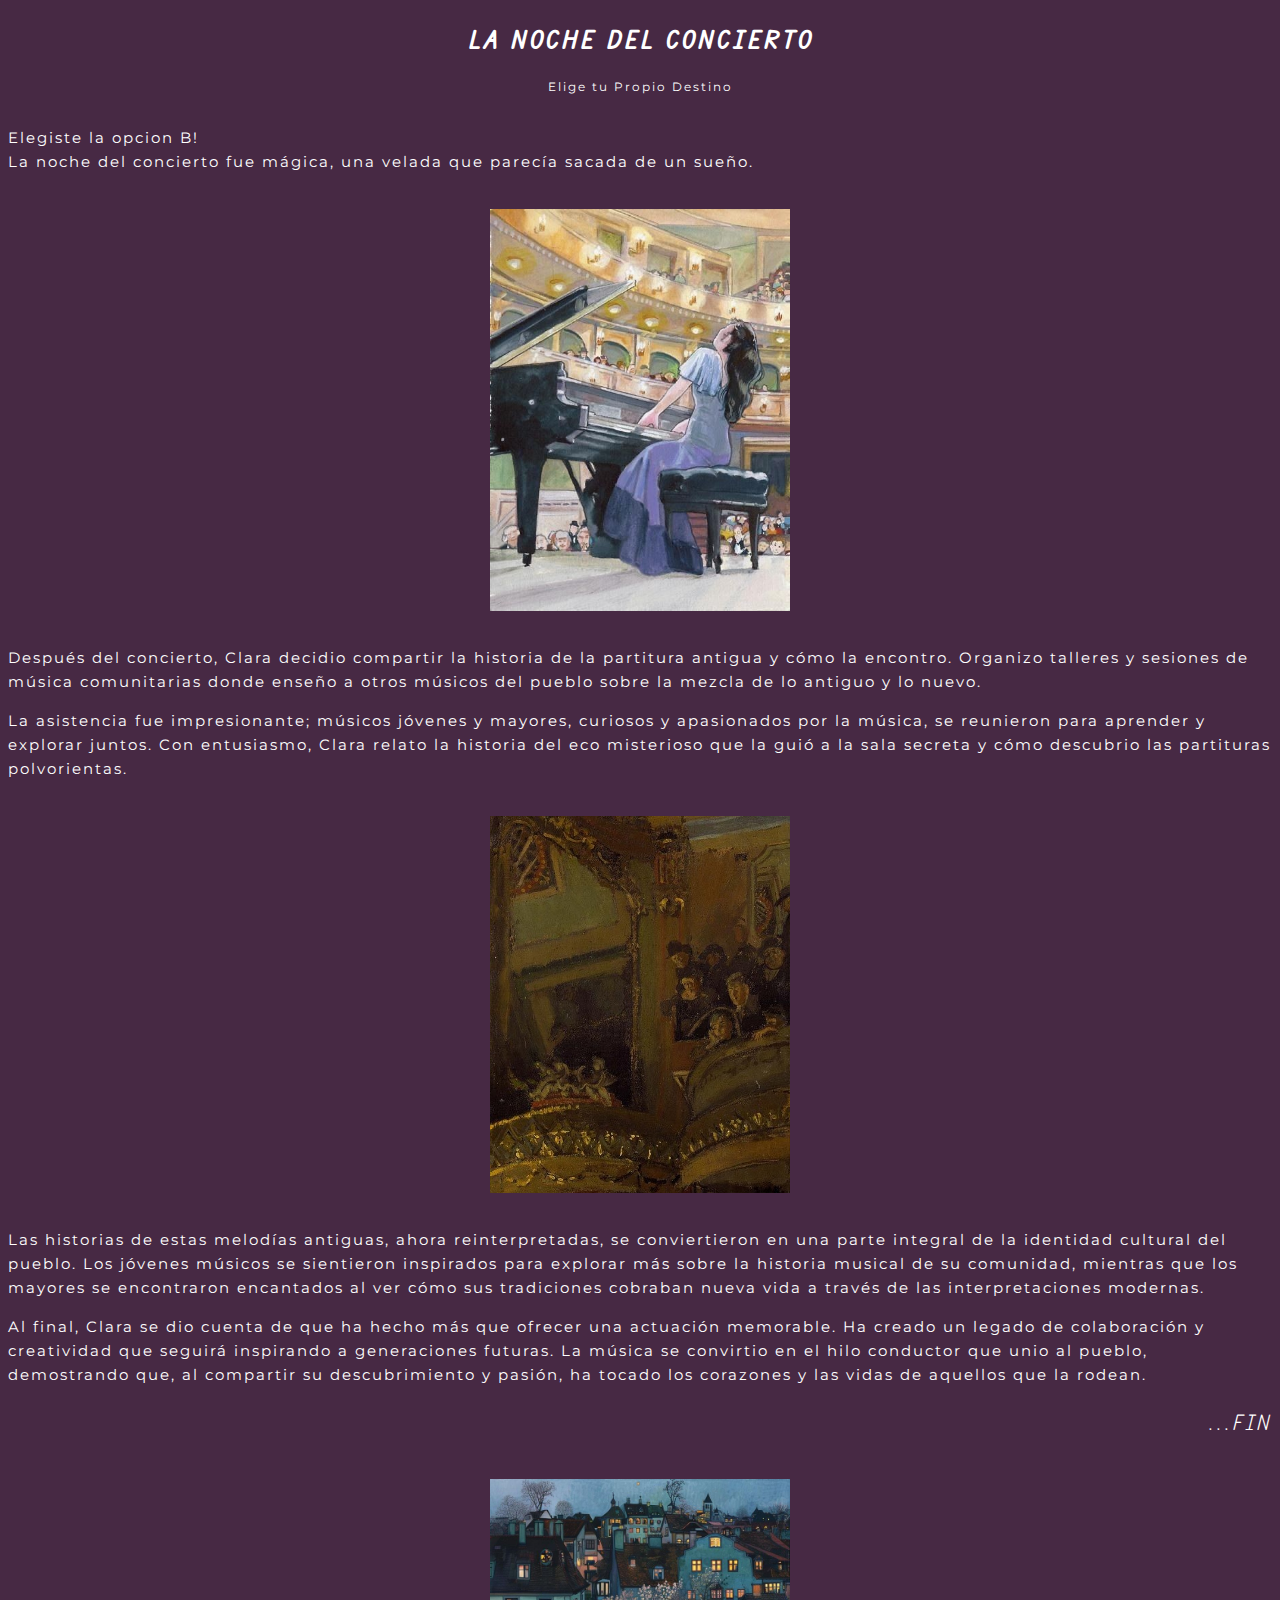
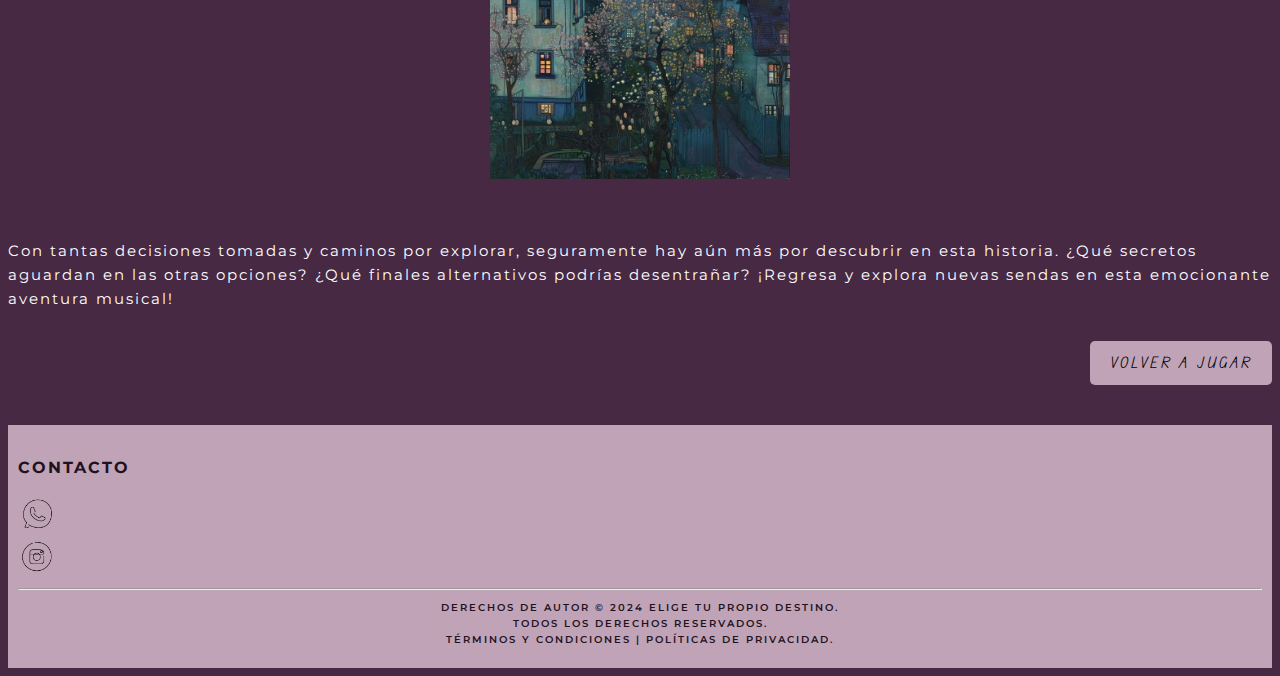
<file: parte_4/final_opcion_c2.html>
<!DOCTYPE html>
<html lang="en">
<head>
    <meta charset="UTF-8">
    <meta http-equiv="X-UA-Compatible" content="IE=edge">
    <meta name="viewport" content="width=device-width, initial-scale=1.0">
    <link href="https://cdn.jsdelivr.net/npm/bootstrap@5.0.2/dist/css/bootstrap.min.css" rel="stylesheet" integrity="sha384-EVSTQN3/azprG1Anm3QDgpJLIm9Nao0Yz1ztcQTwFspd3yD65VohhpuuCOmLASjC" crossorigin="anonymous">
    <link rel="stylesheet" href="../style.css">
    <title>Elige tu Propio Destino</title>
</head>
<body>
    <header class="container-fluid header">
        <h1>La Noche del Concierto</h1>
        <p>Elige tu Propio Destino</p>
    </header>
    <section class="container">
        <p>Elegiste la opcion B!
            <br>
            La noche del concierto fue mágica, una velada que parecía sacada de un sueño.
        </p>
        <div class="imagen">
            <img src="../imagenes/feliz.jpg" alt="Clara Feliz al terminar el concierto">
        </div>
        <p>
            Después del concierto, Clara decidio compartir la historia de la partitura antigua y cómo la encontro. Organizo talleres y sesiones de música comunitarias donde enseño a otros músicos del pueblo sobre la mezcla de lo antiguo y lo nuevo.
        </p>
        <p>
            La asistencia fue impresionante; músicos jóvenes y mayores, curiosos y apasionados por la música, se reunieron para aprender y explorar juntos. Con entusiasmo, Clara relato la historia del eco misterioso que la guió a la sala secreta y cómo descubrio las partituras polvorientas.
        </p>
        <div class="imagen">
            <img src="../imagenes/teatro.jpg" alt="Tetro">
        </div>
        <p>
            Las historias de estas melodías antiguas, ahora reinterpretadas, se conviertieron en una parte integral de la identidad cultural del pueblo. Los jóvenes músicos se sientieron inspirados para explorar más sobre la historia musical de su comunidad, mientras que los mayores se encontraron encantados al ver cómo sus tradiciones cobraban nueva vida a través de las interpretaciones modernas.
        </p>
            Al final, Clara se dio cuenta de que ha hecho más que ofrecer una actuación memorable. Ha creado un legado de colaboración y creatividad que seguirá inspirando a generaciones futuras. La música se convirtio en el hilo conductor que unio al pueblo, demostrando que, al compartir su descubrimiento y pasión, ha tocado los corazones y las vidas de aquellos que la rodean. 
        </p>
        <div class="final">
            <p>...FIN</p>
        </div>
        <div class="imagen">
        <img src="../imagenes/armonia.jpg" alt="El Pueblo de Armonía">
        </div>
    </section>
        <section class="container">
            <div class="volver_a_jugar">
                <p>
                    Con tantas decisiones tomadas y caminos por explorar, seguramente hay aún más por descubrir en esta historia. ¿Qué secretos aguardan en las otras opciones? ¿Qué finales alternativos podrías desentrañar? ¡Regresa y explora nuevas sendas en esta emocionante aventura musical!
                </p>
            </div>
            <div class="button">
                <a class="button-link" href="../index.html">VOLVER A JUGAR</a>
            </div>
        </section>
    <footer class="container-fluid footer">
        <div class="container  ">
            <h3> Contacto </h3>
            <div class="row col-lg-2">
                <div class=" col-lg-4 link ">
                    <a href="https://wa.link/1l9hui" target="_blank"> <img src="../imagenes/logo.png" alt="Icono de WhatsApp"> </a> 
                </div>
                <div class=" col-lg-8 link">
                    <a href="https://www.instagram.com/ivannit_a?igsh=bThmZW91MzRjdWI2" target="_blank"> <img src="../imagenes/logo2.png" alt="Icono de Instagram"> </a>
                </div>
            </div>
            <hr>
            <div class="autor">
                <p>
                    Derechos de autor © 2024 Elige tu Propio Destino. 
                    <br>
                    Todos los derechos reservados. 
                    <br>
                    Términos y condiciones | Políticas de privacidad.
                </p>
            </div>
        </div>
    </footer> 
</body>
    


</body>
</html>
</file>
<file: style.css>
@import url('https://fonts.googleapis.com/css2?family=Montserrat:ital,wght@0,100..900;1,100..900&display=swap');
@import url('https://fonts.googleapis.com/css2?family=Edu+TAS+Beginner:wght@400..700&display=swap');
*{
    font-family: "Montserrat", sans-serif;
    font-size: 15px;
    line-height: 1.6;
    letter-spacing: 2px;
    
}
body{
    color: white;
    background-color:#472944;
}

.header h1{
    font-family: "Edu TAS Beginner", cursive;
    text-align: center;
    text-transform: uppercase;
    font-size: 25px;
    margin-top: 20px;  
}
.header p{
    font-size: 12px;
    text-align: center;
    margin-bottom: 30px;
}

.button{
    display: block;
    text-align: right;
    margin-top: 30px;
    margin-bottom: 40px;
}
.boton{
    display: block;
    text-align:start;
    text-transform: uppercase;
    font-weight: 600;
    margin-top: 30px;
    margin-bottom: 40px;
    margin-left: 50px;
}
.button-link {
    display: inline-block;
    padding: 10px 20px;
    text-decoration: none;
    font-family: "Edu TAS Beginner", cursive;
    color:black;
    background-color:rgb(192, 163, 183);
    border-radius: 5px;
    border: none;
    cursor: pointer;
}
.button-link:hover {
    background-color:lightgray;
    color: #472944;
}
.imagen {
    display:flex;
    justify-content: center;
    align-items: center; 
}
.imagen img {
    width: 300px;
    margin-top: 20px;
    margin-bottom: 20px;
}
.final p{
    font-family: "Edu TAS Beginner", cursive;
    text-align:right;
    font-size: 20px;
    
}
.frasesita{  
    background-color:#a15c9a;
    border-radius: 5px;
    border: none;
    cursor: pointer;
}
.volver_a_jugar p{
    margin-top: 40px;

}
.footer{ 
    text-transform: uppercase;
    background-color:rgb(192, 163, 183);
    color:#1f121d;   
    padding: 10px;
}
.footer h3{
    font-size: 16px;
    margin-top: 20px;
}
.link img{
    width: 35px;

}
.autor p{
    font-weight:600;
    font-size: 10px;
    text-align: center;
}
</file>
